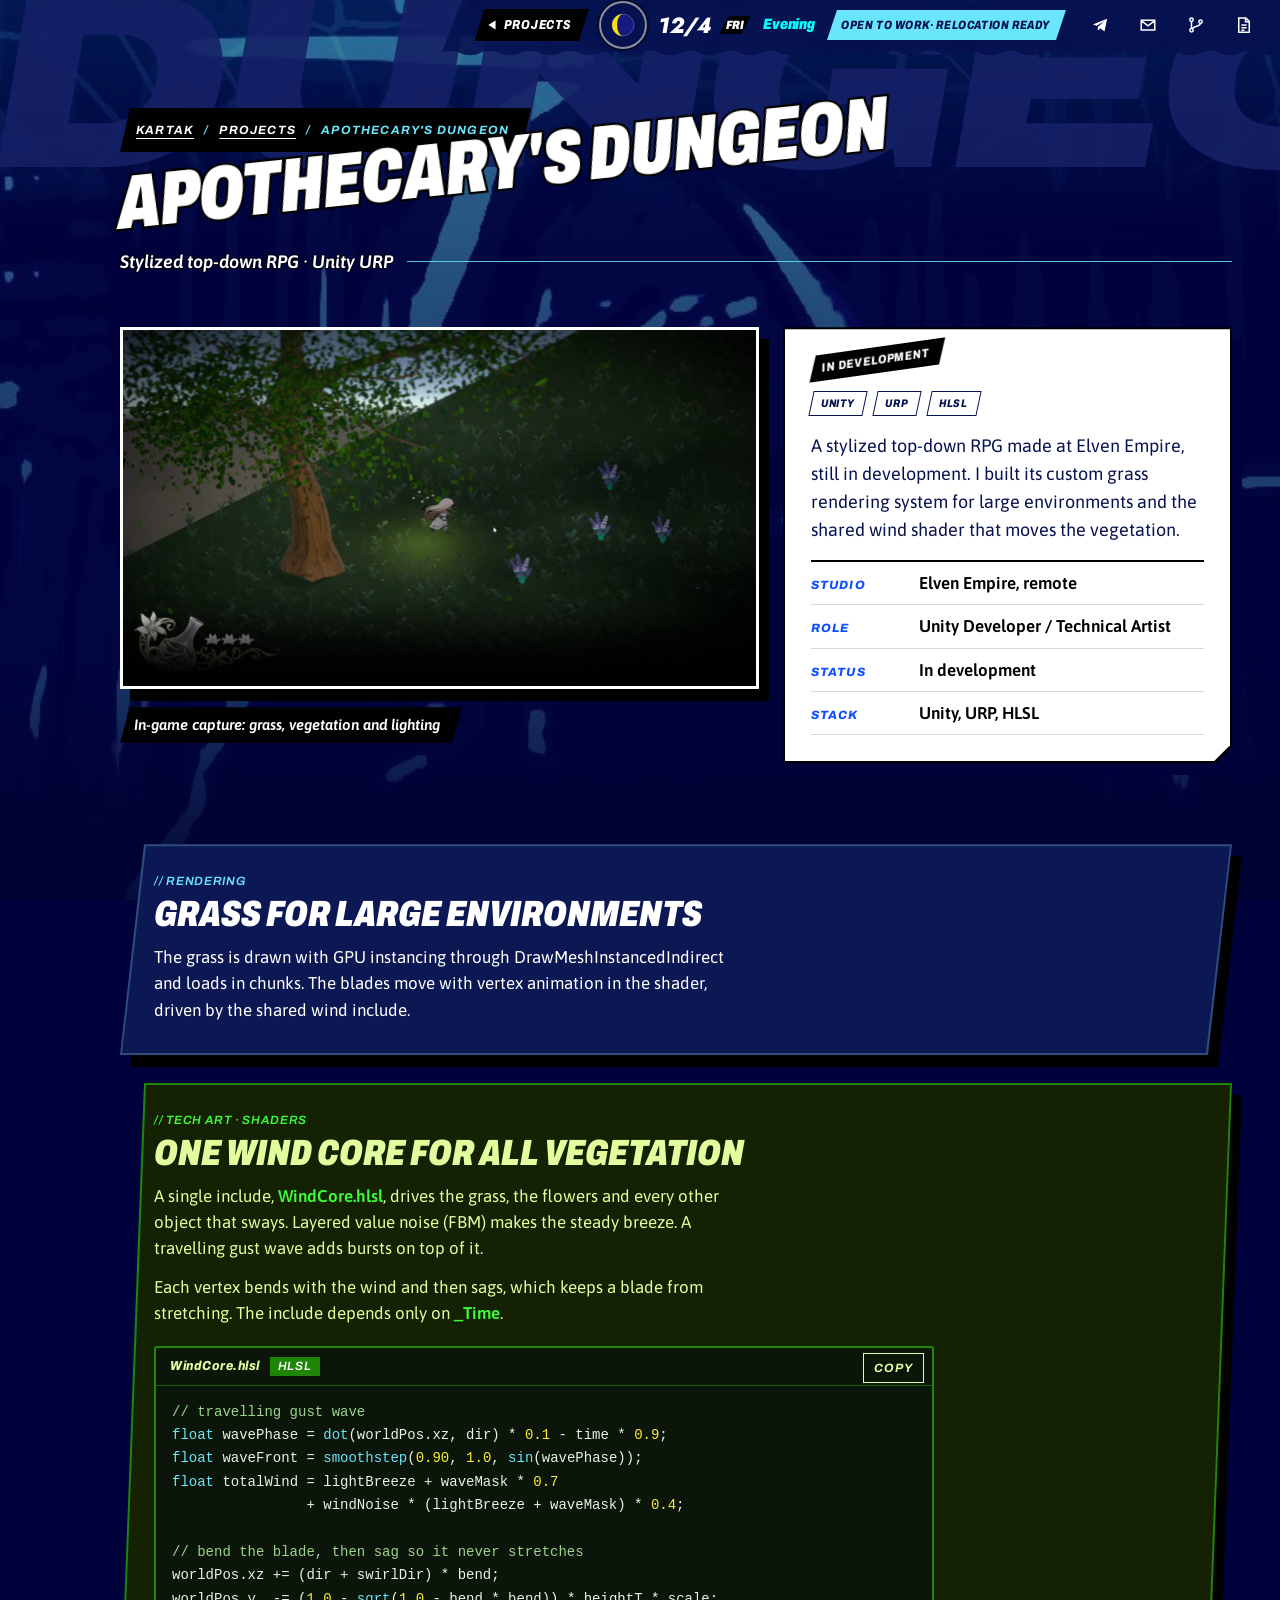
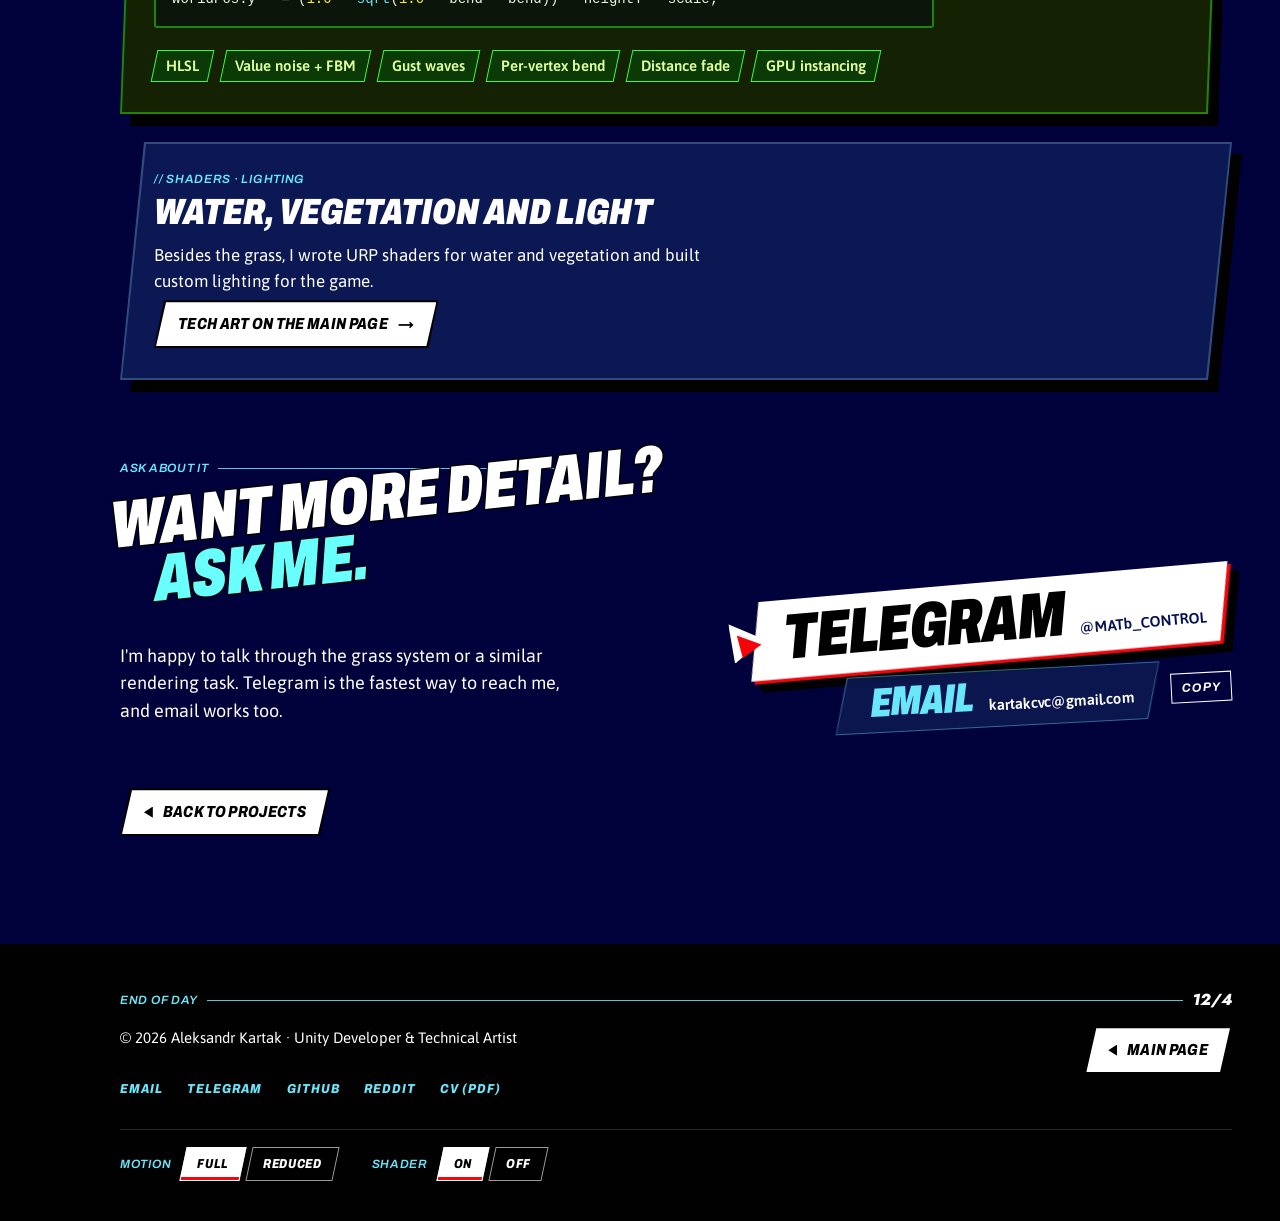
<file: apothecarys-dungeon.html>
<!DOCTYPE html>
<html lang="en" class="no-js">
<head>
<meta charset="utf-8">
<meta name="viewport" content="width=device-width, initial-scale=1, viewport-fit=cover">
<title>Apothecary's Dungeon · Aleksandr Kartak, Unity Developer</title>
<meta name="description" content="Apothecary's Dungeon is a stylized top-down RPG in development. I built its GPU-instanced grass system in Unity URP and one HLSL wind include that animates the vegetation.">
<link rel="canonical" href="https://matbcontrol.github.io/apothecarys-dungeon.html">
<meta name="theme-color" content="#06124F">
<meta property="og:type" content="article">
<meta property="og:url" content="https://matbcontrol.github.io/apothecarys-dungeon.html">
<meta property="og:title" content="Apothecary's Dungeon · Aleksandr Kartak">
<meta property="og:description" content="Custom grass rendering with DrawMeshInstancedIndirect and chunked loading, and one shared HLSL wind include, for a stylized top-down RPG in Unity URP.">
<meta property="og:image" content="https://matbcontrol.github.io/assets/work/image3-1280.jpg">
<meta property="og:image:width" content="1280">
<meta property="og:image:height" content="720">
<meta property="og:image:alt" content="Apothecary's Dungeon: custom GPU-instanced grass and vegetation">
<meta name="twitter:card" content="summary_large_image">
<link rel="icon" href="assets/icons/favicon.svg" type="image/svg+xml">
<link rel="apple-touch-icon" href="assets/icons/apple-touch-icon.png">
<script>try{!function(h){var c=h.classList,a=function(k,v){h.setAttribute('data-'+k,v)},s={};c.remove('no-js');c.add('js');try{s=JSON.parse(localStorage.getItem('kartak.settings'))||{}}catch(e){}s.motion=='reduced'&&a('motion','reduced');s.shader=='off'&&a('sea','off');new Date().getHours()||a('hour','zero')}(document.documentElement)}catch(e){}</script>
<link rel="preconnect" href="https://fonts.googleapis.com">
<link rel="preconnect" href="https://fonts.gstatic.com" crossorigin>
<link rel="stylesheet" href="https://fonts.googleapis.com/css2?family=Archivo:ital,wdth,wght@1,62..125,600..900&family=Asap:ital,wght@0,400..600;1,600&display=swap">
<link rel="stylesheet" href="https://fonts.googleapis.com/css2?family=Jost:ital,wght@1,600..800&display=swap&text=0123456789%2F%2B%25.%3A%E2%86%92%E2%80%93">
<link rel="stylesheet" href="https://fonts.googleapis.com/css2?family=JetBrains+Mono:wght@400&display=swap">
<link rel="stylesheet" href="assets/css/site.css">
<script src="assets/js/core.js" defer></script>
</head>
<body>
<svg class="defs" width="0" height="0" aria-hidden="true" style="position:absolute;overflow:hidden">
<symbol id="i-tg" viewBox="0 0 24 24"><path fill="currentColor" d="M2.5 11.2 21.5 3.5 18 20.5l-5.8-4.1-2.9 3.2-.3-5L17.6 7 7.4 12.9z"/></symbol>
<symbol id="i-mail" viewBox="0 0 24 24"><path fill="none" stroke="currentColor" stroke-width="2" d="M3 5.5h18v13H3zM3.5 6.5 12 13l8.5-6.5"/></symbol>
<symbol id="i-gh" viewBox="0 0 24 24"><g fill="none" stroke="currentColor" stroke-width="2"><circle cx="6" cy="5" r="2.2"/><circle cx="6" cy="19" r="2.2"/><circle cx="18" cy="7.5" r="2.2"/><path d="M6 7.2v9.6M18 9.7c0 4.3-7.5 3.3-11.2 7.3"/></g></symbol>
<symbol id="i-cv" viewBox="0 0 24 24"><path fill="none" stroke="currentColor" stroke-width="2" d="M5 2.5h9.5L19 7v14.5H5zM14 2.5v5h5M8.5 12h7M8.5 15.5h7M8.5 19h4"/></symbol>
</svg>
<a class="skip" href="#main">Skip to content</a>
<canvas id="sea" aria-hidden="true"></canvas>
<div class="sea-fb" aria-hidden="true"></div>

<header class="hud hud--compact">
<a class="hud__back" href="index.html#projects"><span class="tri tri--l"></span><span>Projects</span></a>
<div class="hud__cal" aria-hidden="true"><span class="hud__date" data-hud="date"></span><span class="hud__dow" data-hud="dow"></span><span class="hud__slot" data-hud="slot"></span></div>
<button class="hud__moon" type="button" aria-pressed="false" aria-label="Moon. Toggle 00:00 mode"><svg viewBox="-22 -22 44 44" aria-hidden="true"><circle class="hud__moon-base" r="20"/><path class="hud__moon-lit" d=""/></svg><span class="hud__moon-t" aria-hidden="true">00:00</span></button>
<p class="hud__status">Open to work<span class="hud__rr"> · Relocation ready</span></p>
<ul class="hud__icons">
<li><a class="btn btn--icon has-shape" href="https://t.me/MATb_CONTROL" target="_blank" rel="noopener" aria-label="Telegram @MATb_CONTROL (opens in new tab)"><span class="shape"></span><svg class="ico" aria-hidden="true"><use href="#i-tg"/></svg></a></li>
<li><a class="btn btn--icon has-shape" href="mailto:kartakcvc@gmail.com" aria-label="Email kartakcvc@gmail.com"><span class="shape"></span><svg class="ico" aria-hidden="true"><use href="#i-mail"/></svg></a></li>
<li><a class="btn btn--icon has-shape" href="https://github.com/matbcontrol" target="_blank" rel="noopener" aria-label="GitHub matbcontrol (opens in new tab)"><span class="shape"></span><svg class="ico" aria-hidden="true"><use href="#i-gh"/></svg></a></li>
<li><a class="btn btn--icon has-shape" href="assets/cv/Aleksandr_Kartak_CV.pdf" target="_blank" rel="noopener" aria-label="CV (PDF, opens in new tab)"><span class="shape"></span><svg class="ico" aria-hidden="true"><use href="#i-cv"/></svg></a></li>
</ul>
</header>

<main id="main" tabindex="-1">
<section id="apothecarys-dungeon" class="sec sec--pp" data-mode="blue" data-frame="3" data-label="Apothecary's Dungeon" aria-labelledby="h-pp">
<div class="sec__deco" aria-hidden="true"><span class="sh__wm">Dungeon</span></div>
<div class="sec__in">
<nav class="pp__crumb" aria-label="Breadcrumb"><a href="index.html">Kartak</a><span aria-hidden="true">/</span><a href="index.html#projects">Projects</a><span aria-hidden="true">/</span><span aria-current="page">Apothecary's Dungeon</span></nav>
<header class="sh"><h1 id="h-pp">Apothecary's Dungeon</h1><p class="sh__tip">Stylized top-down RPG · Unity URP<span class="rule"></span></p></header>

<div class="pp">
<figure class="pp__media"><video class="pp__video" src="assets/video/apothecarys-dungeon.mp4" poster="assets/video/apothecarys-dungeon-poster.jpg" width="1920" height="1080" autoplay muted loop playsinline controls preload="metadata" aria-label="Apothecary's Dungeon in-game capture: the character walks through dense grass at night, with flowers and a tree around"></video><figcaption class="pp__cap">In-game capture: grass, vegetation and lighting</figcaption><script>(function(){var v=document.currentScript.parentNode.querySelector('video'),r=document.documentElement;if(matchMedia('(prefers-reduced-motion: reduce)').matches||r.dataset.motion==='reduced'){v.removeAttribute('autoplay');v.pause();}})();</script></figure>
<div class="pp__card has-shape">
<span class="shape"></span>
<p class="pcard__status">In development</p>
<ul class="pcard__tags"><li>Unity</li><li>URP</li><li>HLSL</li></ul>
<p class="pp__lead">A stylized top-down RPG made at Elven Empire, still in development. I built its custom grass rendering system for large environments and the shared wind shader that moves the vegetation.</p>
<dl class="pp__facts">
<div><dt>Studio</dt><dd>Elven Empire, remote</dd></div>
<div><dt>Role</dt><dd>Unity Developer / Technical Artist</dd></div>
<div><dt>Status</dt><dd>In development</dd></div>
<div><dt>Stack</dt><dd>Unity, URP, HLSL</dd></div>
</dl>
</div>
</div>

<div class="pp__blocks">
<article class="pp__block has-shape" aria-labelledby="b-grass">
<span class="shape"></span>
<p class="micro pp__tag">// Rendering</p>
<h2 id="b-grass">Grass for large environments</h2>
<p>The grass is drawn with GPU instancing through DrawMeshInstancedIndirect and loads in chunks. The blades move with vertex animation in the shader, driven by the shared wind include.</p>
</article>
<article class="pp__block pp__block--night has-shape" aria-labelledby="b-wind">
<span class="shape"></span>
<p class="micro pp__tag">// Tech Art · Shaders</p>
<h2 id="b-wind">One wind core for all vegetation</h2>
<p>A single include, <b>WindCore.hlsl</b>, drives the grass, the flowers and every other object that sways. Layered value noise (FBM) makes the steady breeze. A travelling gust wave adds bursts on top of it.</p>
<p>Each vertex bends with the wind and then sags, which keeps a blade from stretching. The include depends only on <b>_Time</b>.</p>
<figure class="code"><figcaption class="code__tag">WindCore.hlsl <span class="micro">HLSL</span></figcaption>
<pre tabindex="0" aria-label="WindCore.hlsl excerpt"><code id="code-wind"><span class="tc">// travelling gust wave</span>
<span class="tk">float</span> wavePhase = <span class="tk">dot</span>(worldPos.xz, dir) * <span class="tn">0.1</span> - time * <span class="tn">0.9</span>;
<span class="tk">float</span> waveFront = <span class="tk">smoothstep</span>(<span class="tn">0.90</span>, <span class="tn">1.0</span>, <span class="tk">sin</span>(wavePhase));
<span class="tk">float</span> totalWind = lightBreeze + waveMask * <span class="tn">0.7</span>
                + windNoise * (lightBreeze + waveMask) * <span class="tn">0.4</span>;

<span class="tc">// bend the blade, then sag so it never stretches</span>
worldPos.xz += (dir + swirlDir) * bend;
worldPos.y  -= (<span class="tn">1.0</span> - <span class="tk">sqrt</span>(<span class="tn">1.0</span> - bend * bend)) * heightT * scale;</code></pre>
<button class="btn--copy" type="button" data-copy-target="#code-wind" data-announce="Code copied" hidden>Copy</button></figure>
<ul class="chips chips--night"><li>HLSL</li><li>Value noise + FBM</li><li>Gust waves</li><li>Per-vertex bend</li><li>Distance fade</li><li>GPU instancing</li></ul>
</article>
<article class="pp__block has-shape" aria-labelledby="b-water">
<span class="shape"></span>
<p class="micro pp__tag">// Shaders · Lighting</p>
<h2 id="b-water">Water, vegetation and light</h2>
<p>Besides the grass, I wrote URP shaders for water and vegetation and built custom lighting for the game.</p>
<div class="pcard__cta"><a class="btn btn--line has-shape" href="index.html#tech-art"><span class="shape"></span><span>Tech art on the main page</span><span aria-hidden="true">→</span></a></div>
</article>
</div>

<aside class="fin pp__ask" aria-labelledby="h-ask">
<div class="fin__sig">
<p class="micro fin__eyebrow">Ask about it<span class="rule"></span></p>
<h2 id="h-ask"><span class="fin__l1">Want more detail?</span> <span class="fin__l2">Ask me.</span></h2>
<p class="fin__body">I'm happy to talk through the grass system or a similar rendering task. Telegram is the fastest way to reach me, and email works too.</p>
</div>
<ul class="fin__cmds">
<li class="fcmd fcmd--main is-sel" style="--i:1;--r:-5deg"><a class="fcmd__a has-shape" href="https://t.me/MATb_CONTROL" target="_blank" rel="noopener"><span class="shape"></span><span class="fcmd__cur"></span><span class="fcmd__t">Telegram</span> <span class="fcmd__d">@MATb_CONTROL</span><span class="vh"> (opens in new tab)</span></a></li>
<li class="fcmd" style="--i:2;--r:-3deg"><a class="fcmd__a has-shape" href="mailto:kartakcvc@gmail.com?subject=Apothecary%27s%20Dungeon"><span class="shape"></span><span class="fcmd__cur"></span><span class="fcmd__t">Email</span> <span class="fcmd__d">kartakcvc@gmail.com</span></a><button class="btn--copy" type="button" data-copy="kartakcvc@gmail.com" data-announce="Email copied" hidden>Copy</button></li>
</ul>
</aside>

<p class="pp__back"><a class="btn btn--line has-shape" href="index.html#projects"><span class="shape"></span><span class="tri tri--l"></span><span>Back to projects</span></a></p>
</div>
</section>
</main>

<footer class="foot">
<div class="foot__in">
<p class="micro foot__eod">End of day<span class="rule"></span> <span class="foot__date" data-hud="date"></span></p>
<a class="btn btn--line has-shape foot__resume" href="index.html"><span class="shape"></span><span class="tri tri--l"></span><span>Main page</span></a>
<p class="foot__copy">© <span data-year>2026</span> Aleksandr Kartak · Unity Developer &amp; Technical Artist</p>
<ul class="foot__links"><li><a href="mailto:kartakcvc@gmail.com">Email</a></li><li><a href="https://t.me/MATb_CONTROL" target="_blank" rel="noopener">Telegram<span class="vh"> (opens in new tab)</span></a></li><li><a href="https://github.com/matbcontrol" target="_blank" rel="noopener">GitHub<span class="vh"> (opens in new tab)</span></a></li><li><a href="https://www.reddit.com/user/Murky-Goose-1291/" target="_blank" rel="noopener">Reddit<span class="vh"> (opens in new tab)</span></a></li><li><a href="assets/cv/Aleksandr_Kartak_CV.pdf" target="_blank" rel="noopener">CV (PDF)<span class="vh"> (opens in new tab)</span></a></li></ul>
<div class="foot__set" hidden>
<div class="seg" role="group" aria-label="Motion"><span class="micro" aria-hidden="true">Motion</span><button type="button" data-set="motion:auto" aria-pressed="true">Full</button><button type="button" data-set="motion:reduced" aria-pressed="false">Reduced</button></div>
<div class="seg" role="group" aria-label="Shader"><span class="micro" aria-hidden="true">Shader</span><button type="button" data-set="shader:on" aria-pressed="true">On</button><button type="button" data-set="shader:off" aria-pressed="false">Off</button></div>
</div>
<p class="foot__zero" hidden>You're here at 00:00.</p>
</div>
</footer>

<nav class="bbar" aria-label="Quick links">
<a class="bbar__b bbar__b--sel" href="https://t.me/MATb_CONTROL" target="_blank" rel="noopener"><svg class="ico" aria-hidden="true"><use href="#i-tg"/></svg><span>Telegram</span><span class="vh"> (opens in new tab)</span></a>
<a class="bbar__b" href="mailto:kartakcvc@gmail.com?subject=Apothecary%27s%20Dungeon"><svg class="ico" aria-hidden="true"><use href="#i-mail"/></svg><span>Email</span></a>
<a class="bbar__b" href="index.html#projects"><span class="tri tri--l" aria-hidden="true"></span><span>Projects</span></a>
</nav>

<div class="sr-live vh" aria-live="polite"></div>
<script data-goatcounter="https://matbcontrol.goatcounter.com/count" async src="//gc.zgo.at/count.js"></script>
</body>
</html>
</file>
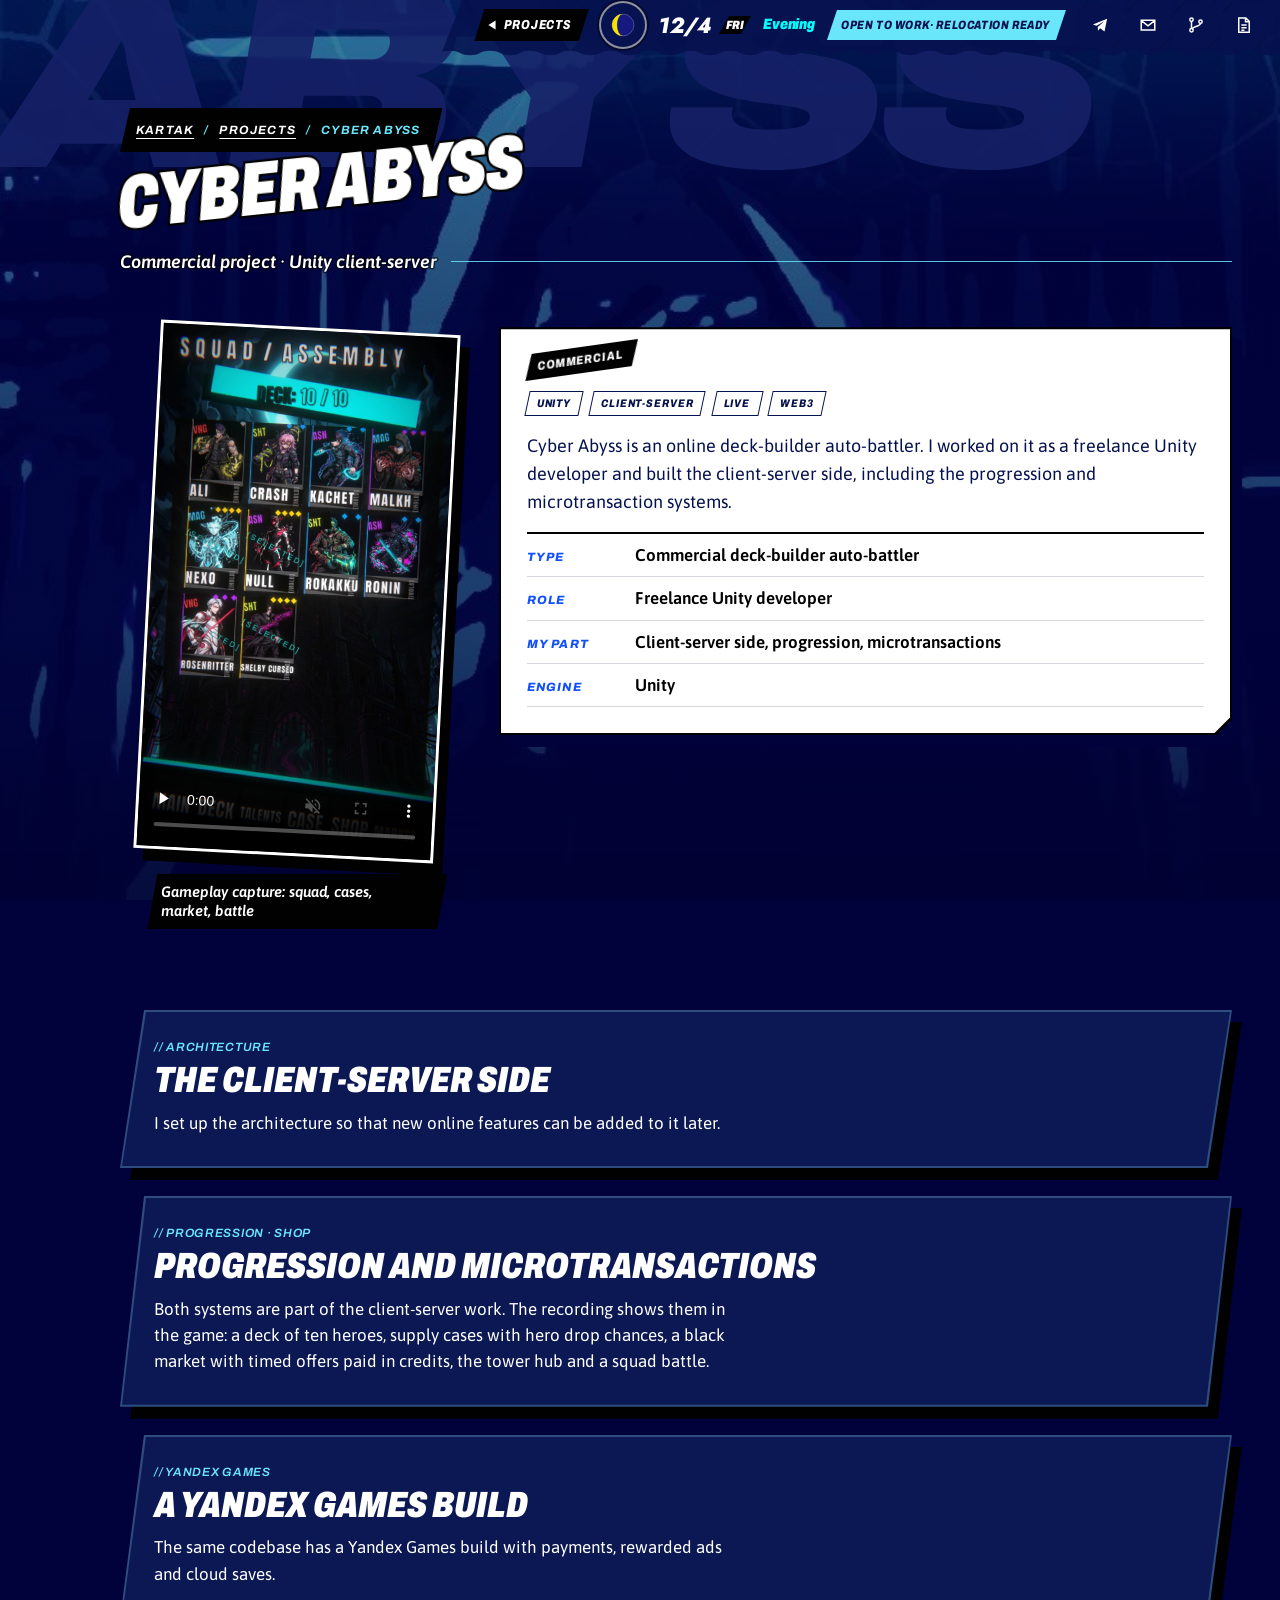
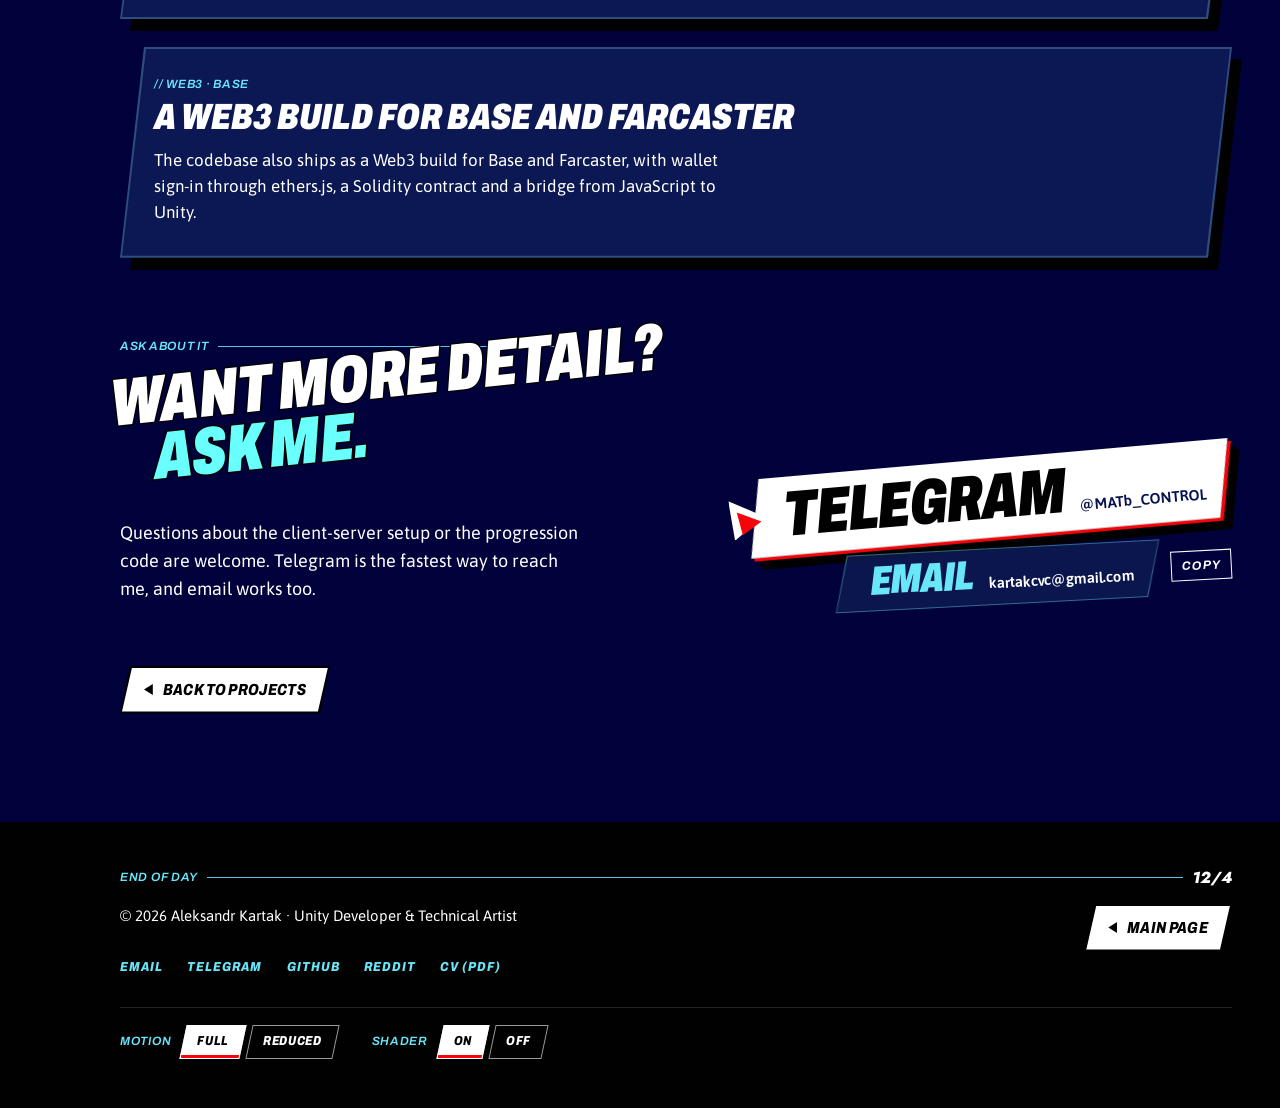
<file: cyber-abyss.html>
<!DOCTYPE html>
<html lang="en" class="no-js">
<head>
<meta charset="utf-8">
<meta name="viewport" content="width=device-width, initial-scale=1, viewport-fit=cover">
<title>Cyber Abyss · Aleksandr Kartak, Unity Developer</title>
<meta name="description" content="Cyber Abyss is an online deck-builder auto-battler made in Unity. As a freelance developer I built its client-server side, including the progression and microtransaction systems.">
<link rel="canonical" href="https://matbcontrol.github.io/cyber-abyss.html">
<meta name="theme-color" content="#06124F">
<meta property="og:type" content="article">
<meta property="og:url" content="https://matbcontrol.github.io/cyber-abyss.html">
<meta property="og:title" content="Cyber Abyss · Aleksandr Kartak">
<meta property="og:description" content="Freelance Unity work on an online deck-builder auto-battler: the client-server side, including progression and microtransactions.">
<meta property="og:image" content="https://matbcontrol.github.io/assets/work/cyber-abyss-ui-900.jpg">
<meta property="og:image:width" content="506">
<meta property="og:image:height" content="900">
<meta property="og:image:alt" content="Cyber Abyss mobile UI: tower hub with credits, a Dive In button and Main, Deck, Talents, Case, Shop and Market tabs">
<meta name="twitter:card" content="summary">
<link rel="icon" href="assets/icons/favicon.svg" type="image/svg+xml">
<link rel="apple-touch-icon" href="assets/icons/apple-touch-icon.png">
<script>try{!function(h){var c=h.classList,a=function(k,v){h.setAttribute('data-'+k,v)},s={};c.remove('no-js');c.add('js');try{s=JSON.parse(localStorage.getItem('kartak.settings'))||{}}catch(e){}s.motion=='reduced'&&a('motion','reduced');s.shader=='off'&&a('sea','off');new Date().getHours()||a('hour','zero')}(document.documentElement)}catch(e){}</script>
<link rel="preconnect" href="https://fonts.googleapis.com">
<link rel="preconnect" href="https://fonts.gstatic.com" crossorigin>
<link rel="stylesheet" href="https://fonts.googleapis.com/css2?family=Archivo:ital,wdth,wght@1,62..125,600..900&family=Asap:ital,wght@0,400..600;1,600&display=swap">
<link rel="stylesheet" href="https://fonts.googleapis.com/css2?family=Jost:ital,wght@1,600..800&display=swap&text=0123456789%2F%2B%25.%3A%E2%86%92%E2%80%93">
<link rel="stylesheet" href="assets/css/site.css">
<script src="assets/js/core.js" defer></script>
</head>
<body>
<svg class="defs" width="0" height="0" aria-hidden="true" style="position:absolute;overflow:hidden">
<symbol id="i-tg" viewBox="0 0 24 24"><path fill="currentColor" d="M2.5 11.2 21.5 3.5 18 20.5l-5.8-4.1-2.9 3.2-.3-5L17.6 7 7.4 12.9z"/></symbol>
<symbol id="i-mail" viewBox="0 0 24 24"><path fill="none" stroke="currentColor" stroke-width="2" d="M3 5.5h18v13H3zM3.5 6.5 12 13l8.5-6.5"/></symbol>
<symbol id="i-gh" viewBox="0 0 24 24"><g fill="none" stroke="currentColor" stroke-width="2"><circle cx="6" cy="5" r="2.2"/><circle cx="6" cy="19" r="2.2"/><circle cx="18" cy="7.5" r="2.2"/><path d="M6 7.2v9.6M18 9.7c0 4.3-7.5 3.3-11.2 7.3"/></g></symbol>
<symbol id="i-cv" viewBox="0 0 24 24"><path fill="none" stroke="currentColor" stroke-width="2" d="M5 2.5h9.5L19 7v14.5H5zM14 2.5v5h5M8.5 12h7M8.5 15.5h7M8.5 19h4"/></symbol>
</svg>
<a class="skip" href="#main">Skip to content</a>
<canvas id="sea" aria-hidden="true"></canvas>
<div class="sea-fb" aria-hidden="true"></div>

<header class="hud hud--compact">
<a class="hud__back" href="index.html#projects"><span class="tri tri--l"></span><span>Projects</span></a>
<div class="hud__cal" aria-hidden="true"><span class="hud__date" data-hud="date"></span><span class="hud__dow" data-hud="dow"></span><span class="hud__slot" data-hud="slot"></span></div>
<button class="hud__moon" type="button" aria-pressed="false" aria-label="Moon. Toggle 00:00 mode"><svg viewBox="-22 -22 44 44" aria-hidden="true"><circle class="hud__moon-base" r="20"/><path class="hud__moon-lit" d=""/></svg><span class="hud__moon-t" aria-hidden="true">00:00</span></button>
<p class="hud__status">Open to work<span class="hud__rr"> · Relocation ready</span></p>
<ul class="hud__icons">
<li><a class="btn btn--icon has-shape" href="https://t.me/MATb_CONTROL" target="_blank" rel="noopener" aria-label="Telegram @MATb_CONTROL (opens in new tab)"><span class="shape"></span><svg class="ico" aria-hidden="true"><use href="#i-tg"/></svg></a></li>
<li><a class="btn btn--icon has-shape" href="mailto:kartakcvc@gmail.com" aria-label="Email kartakcvc@gmail.com"><span class="shape"></span><svg class="ico" aria-hidden="true"><use href="#i-mail"/></svg></a></li>
<li><a class="btn btn--icon has-shape" href="https://github.com/matbcontrol" target="_blank" rel="noopener" aria-label="GitHub matbcontrol (opens in new tab)"><span class="shape"></span><svg class="ico" aria-hidden="true"><use href="#i-gh"/></svg></a></li>
<li><a class="btn btn--icon has-shape" href="assets/cv/Aleksandr_Kartak_CV.pdf" target="_blank" rel="noopener" aria-label="CV (PDF, opens in new tab)"><span class="shape"></span><svg class="ico" aria-hidden="true"><use href="#i-cv"/></svg></a></li>
</ul>
</header>

<main id="main" tabindex="-1">
<section id="cyber-abyss" class="sec sec--pp" data-mode="blue" data-frame="2" data-label="Cyber Abyss" aria-labelledby="h-pp">
<div class="sec__deco" aria-hidden="true"><span class="sh__wm">Abyss</span></div>
<div class="sec__in">
<nav class="pp__crumb" aria-label="Breadcrumb"><a href="index.html">Kartak</a><span aria-hidden="true">/</span><a href="index.html#projects">Projects</a><span aria-hidden="true">/</span><span aria-current="page">Cyber Abyss</span></nav>
<header class="sh"><h1 id="h-pp">Cyber Abyss</h1><p class="sh__tip">Commercial project · Unity client-server<span class="rule"></span></p></header>

<div class="pp pp--phone">
<figure class="pp__media pp__media--phone"><video class="pp__video" src="assets/video/cyber-abyss.mp4" poster="assets/video/cyber-abyss-poster.jpg" width="1080" height="1920" muted loop playsinline controls preload="none" aria-label="Cyber Abyss gameplay capture on a phone: squad assembly, supply cases, the black market, the tower hub and a squad battle"></video><figcaption class="pp__cap">Gameplay capture: squad, cases, market, battle</figcaption></figure>
<div class="pp__card has-shape">
<span class="shape"></span>
<p class="pcard__status">Commercial</p>
<ul class="pcard__tags"><li>Unity</li><li>Client-Server</li><li>Live</li><li>Web3</li></ul>
<p class="pp__lead">Cyber Abyss is an online deck-builder auto-battler. I worked on it as a freelance Unity developer and built the client-server side, including the progression and microtransaction systems.</p>
<dl class="pp__facts">
<div><dt>Type</dt><dd>Commercial deck-builder auto-battler</dd></div>
<div><dt>Role</dt><dd>Freelance Unity developer</dd></div>
<div><dt>My part</dt><dd>Client-server side, progression, microtransactions</dd></div>
<div><dt>Engine</dt><dd>Unity</dd></div>
</dl>
</div>
</div>

<div class="pp__blocks">
<article class="pp__block has-shape" aria-labelledby="b-arch">
<span class="shape"></span>
<p class="micro pp__tag">// Architecture</p>
<h2 id="b-arch">The client-server side</h2>
<p>I set up the architecture so that new online features can be added to it later.</p>
</article>
<article class="pp__block has-shape" aria-labelledby="b-prog">
<span class="shape"></span>
<p class="micro pp__tag">// Progression · Shop</p>
<h2 id="b-prog">Progression and microtransactions</h2>
<p>Both systems are part of the client-server work. The recording shows them in the game: a deck of ten heroes, supply cases with hero drop chances, a black market with timed offers paid in credits, the tower hub and a squad battle.</p>
</article>
<article class="pp__block has-shape" aria-labelledby="b-ya">
<span class="shape"></span>
<p class="micro pp__tag">// Yandex Games</p>
<h2 id="b-ya">A Yandex Games build</h2>
<p>The same codebase has a Yandex Games build with payments, rewarded ads and cloud saves.</p>
</article>
<article class="pp__block has-shape" aria-labelledby="b-web3">
<span class="shape"></span>
<p class="micro pp__tag">// Web3 · Base</p>
<h2 id="b-web3">A Web3 build for Base and Farcaster</h2>
<p>The codebase also ships as a Web3 build for Base and Farcaster, with wallet sign-in through ethers.js, a Solidity contract and a bridge from JavaScript to Unity.</p>
</article>
</div>

<aside class="fin pp__ask" aria-labelledby="h-ask">
<div class="fin__sig">
<p class="micro fin__eyebrow">Ask about it<span class="rule"></span></p>
<h2 id="h-ask"><span class="fin__l1">Want more detail?</span> <span class="fin__l2">Ask me.</span></h2>
<p class="fin__body">Questions about the client-server setup or the progression code are welcome. Telegram is the fastest way to reach me, and email works too.</p>
</div>
<ul class="fin__cmds">
<li class="fcmd fcmd--main is-sel" style="--i:1;--r:-5deg"><a class="fcmd__a has-shape" href="https://t.me/MATb_CONTROL" target="_blank" rel="noopener"><span class="shape"></span><span class="fcmd__cur"></span><span class="fcmd__t">Telegram</span> <span class="fcmd__d">@MATb_CONTROL</span><span class="vh"> (opens in new tab)</span></a></li>
<li class="fcmd" style="--i:2;--r:-3deg"><a class="fcmd__a has-shape" href="mailto:kartakcvc@gmail.com?subject=Cyber%20Abyss"><span class="shape"></span><span class="fcmd__cur"></span><span class="fcmd__t">Email</span> <span class="fcmd__d">kartakcvc@gmail.com</span></a><button class="btn--copy" type="button" data-copy="kartakcvc@gmail.com" data-announce="Email copied" hidden>Copy</button></li>
</ul>
</aside>

<p class="pp__back"><a class="btn btn--line has-shape" href="index.html#projects"><span class="shape"></span><span class="tri tri--l"></span><span>Back to projects</span></a></p>
</div>
</section>
</main>

<footer class="foot">
<div class="foot__in">
<p class="micro foot__eod">End of day<span class="rule"></span> <span class="foot__date" data-hud="date"></span></p>
<a class="btn btn--line has-shape foot__resume" href="index.html"><span class="shape"></span><span class="tri tri--l"></span><span>Main page</span></a>
<p class="foot__copy">© <span data-year>2026</span> Aleksandr Kartak · Unity Developer &amp; Technical Artist</p>
<ul class="foot__links"><li><a href="mailto:kartakcvc@gmail.com">Email</a></li><li><a href="https://t.me/MATb_CONTROL" target="_blank" rel="noopener">Telegram<span class="vh"> (opens in new tab)</span></a></li><li><a href="https://github.com/matbcontrol" target="_blank" rel="noopener">GitHub<span class="vh"> (opens in new tab)</span></a></li><li><a href="https://www.reddit.com/user/Murky-Goose-1291/" target="_blank" rel="noopener">Reddit<span class="vh"> (opens in new tab)</span></a></li><li><a href="assets/cv/Aleksandr_Kartak_CV.pdf" target="_blank" rel="noopener">CV (PDF)<span class="vh"> (opens in new tab)</span></a></li></ul>
<div class="foot__set" hidden>
<div class="seg" role="group" aria-label="Motion"><span class="micro" aria-hidden="true">Motion</span><button type="button" data-set="motion:auto" aria-pressed="true">Full</button><button type="button" data-set="motion:reduced" aria-pressed="false">Reduced</button></div>
<div class="seg" role="group" aria-label="Shader"><span class="micro" aria-hidden="true">Shader</span><button type="button" data-set="shader:on" aria-pressed="true">On</button><button type="button" data-set="shader:off" aria-pressed="false">Off</button></div>
</div>
<p class="foot__zero" hidden>You're here at 00:00.</p>
</div>
</footer>

<nav class="bbar" aria-label="Quick links">
<a class="bbar__b bbar__b--sel" href="https://t.me/MATb_CONTROL" target="_blank" rel="noopener"><svg class="ico" aria-hidden="true"><use href="#i-tg"/></svg><span>Telegram</span><span class="vh"> (opens in new tab)</span></a>
<a class="bbar__b" href="mailto:kartakcvc@gmail.com?subject=Cyber%20Abyss"><svg class="ico" aria-hidden="true"><use href="#i-mail"/></svg><span>Email</span></a>
<a class="bbar__b" href="index.html#projects"><span class="tri tri--l" aria-hidden="true"></span><span>Projects</span></a>
</nav>

<div class="sr-live vh" aria-live="polite"></div>
<script data-goatcounter="https://matbcontrol.goatcounter.com/count" async src="//gc.zgo.at/count.js"></script>
</body>
</html>
</file>
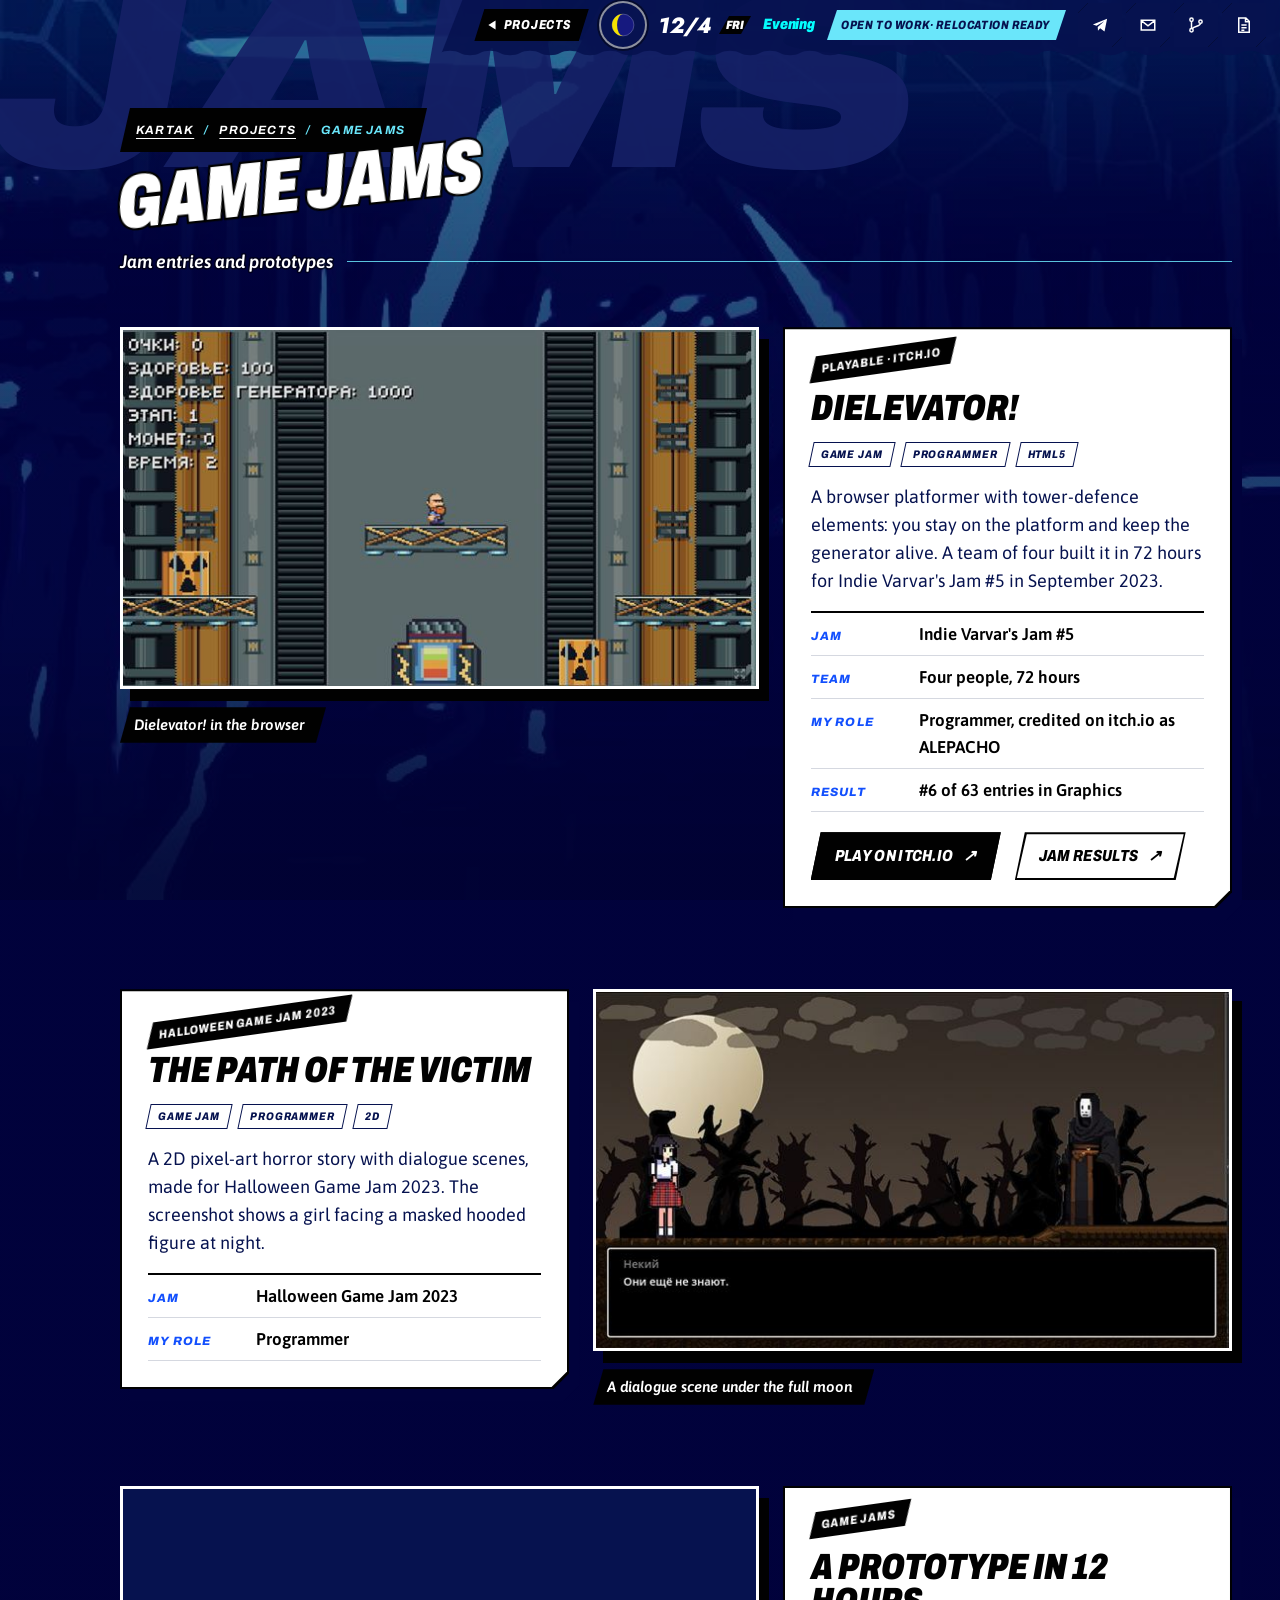
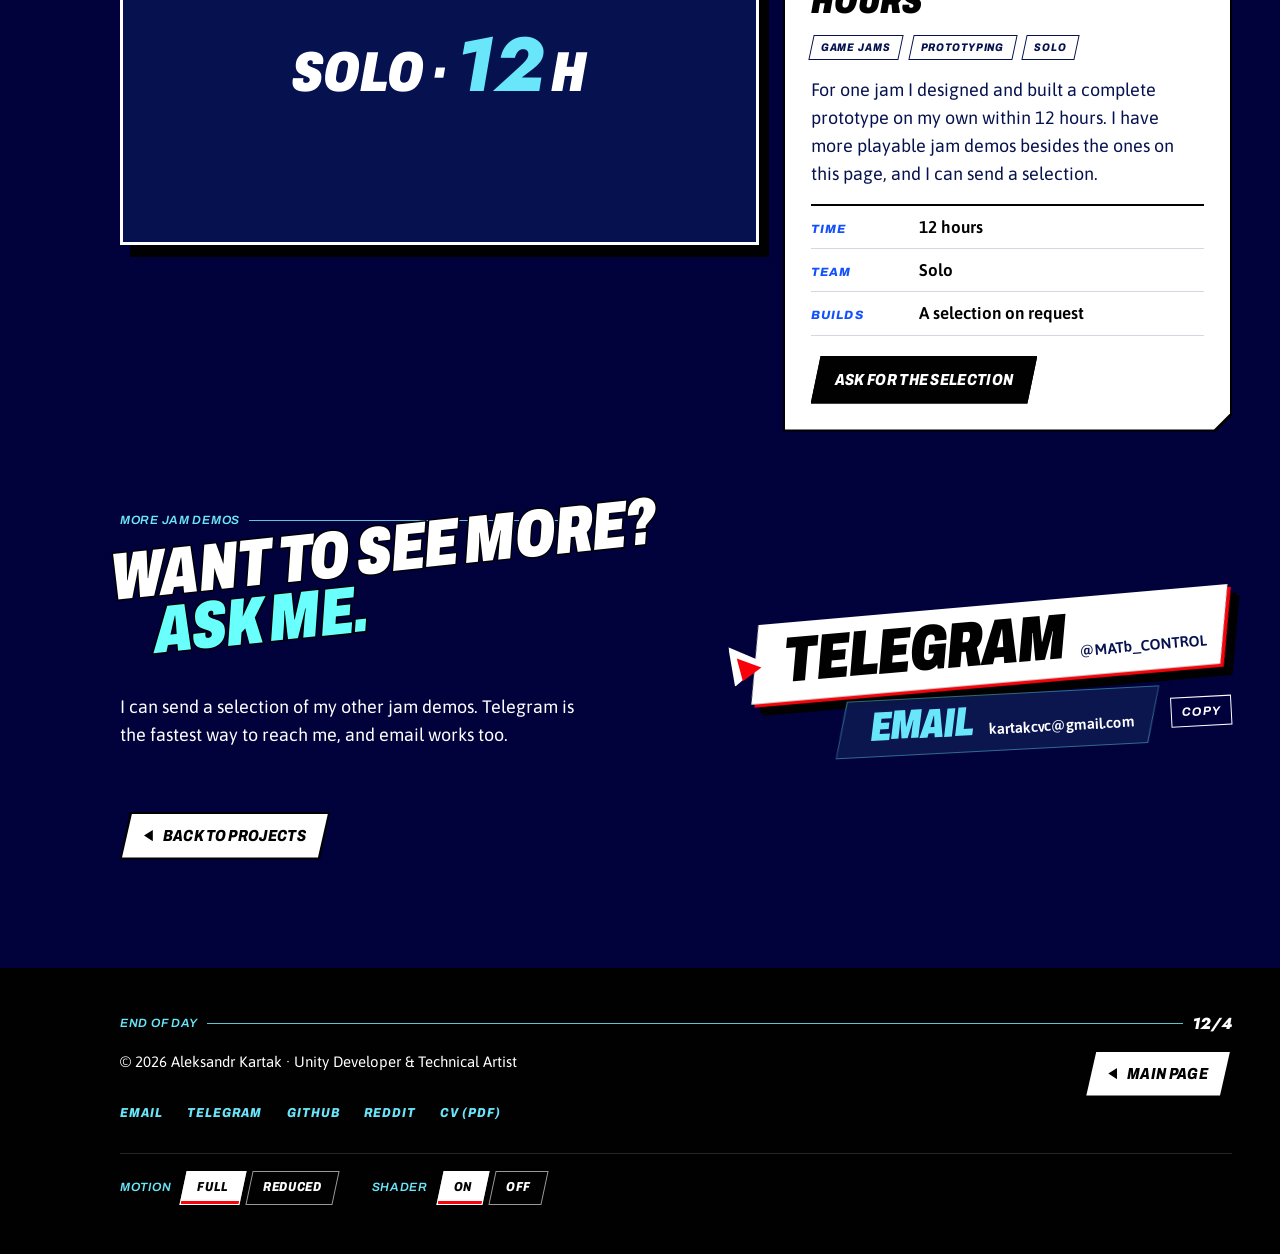
<file: game-jams.html>
<!DOCTYPE html>
<html lang="en" class="no-js">
<head>
<meta charset="utf-8">
<meta name="viewport" content="width=device-width, initial-scale=1, viewport-fit=cover">
<title>Game jams · Aleksandr Kartak, Unity Developer</title>
<meta name="description" content="Game jam work by Aleksandr Kartak: Dielevator!, built by a team of four in 72 hours, The Path of the Victim for Halloween Game Jam 2023, and a prototype built solo in 12 hours.">
<link rel="canonical" href="https://matbcontrol.github.io/game-jams.html">
<meta name="theme-color" content="#06124F">
<meta property="og:type" content="article">
<meta property="og:url" content="https://matbcontrol.github.io/game-jams.html">
<meta property="og:title" content="Game jams · Aleksandr Kartak">
<meta property="og:description" content="Dielevator! placed #6 of 63 entries in Graphics at Indie Varvar's Jam #5. Also on the page: The Path of the Victim and a prototype built solo in 12 hours.">
<meta property="og:image" content="https://matbcontrol.github.io/assets/work/jam-dielevator-1280.jpg">
<meta property="og:image:width" content="1280">
<meta property="og:image:height" content="720">
<meta property="og:image:alt" content="Dielevator! pixel-art platformer: the player on a platform between two industrial shafts, a generator below">
<meta name="twitter:card" content="summary_large_image">
<link rel="icon" href="assets/icons/favicon.svg" type="image/svg+xml">
<link rel="apple-touch-icon" href="assets/icons/apple-touch-icon.png">
<script>try{!function(h){var c=h.classList,a=function(k,v){h.setAttribute('data-'+k,v)},s={};c.remove('no-js');c.add('js');try{s=JSON.parse(localStorage.getItem('kartak.settings'))||{}}catch(e){}s.motion=='reduced'&&a('motion','reduced');s.shader=='off'&&a('sea','off');new Date().getHours()||a('hour','zero')}(document.documentElement)}catch(e){}</script>
<link rel="preconnect" href="https://fonts.googleapis.com">
<link rel="preconnect" href="https://fonts.gstatic.com" crossorigin>
<link rel="stylesheet" href="https://fonts.googleapis.com/css2?family=Archivo:ital,wdth,wght@1,62..125,600..900&family=Asap:ital,wght@0,400..600;1,600&display=swap">
<link rel="stylesheet" href="https://fonts.googleapis.com/css2?family=Jost:ital,wght@1,600..800&display=swap&text=0123456789%2F%2B%25.%3A%E2%86%92%E2%80%93">
<link rel="stylesheet" href="assets/css/site.css">
<script src="assets/js/core.js" defer></script>
</head>
<body>
<svg class="defs" width="0" height="0" aria-hidden="true" style="position:absolute;overflow:hidden">
<symbol id="i-tg" viewBox="0 0 24 24"><path fill="currentColor" d="M2.5 11.2 21.5 3.5 18 20.5l-5.8-4.1-2.9 3.2-.3-5L17.6 7 7.4 12.9z"/></symbol>
<symbol id="i-mail" viewBox="0 0 24 24"><path fill="none" stroke="currentColor" stroke-width="2" d="M3 5.5h18v13H3zM3.5 6.5 12 13l8.5-6.5"/></symbol>
<symbol id="i-gh" viewBox="0 0 24 24"><g fill="none" stroke="currentColor" stroke-width="2"><circle cx="6" cy="5" r="2.2"/><circle cx="6" cy="19" r="2.2"/><circle cx="18" cy="7.5" r="2.2"/><path d="M6 7.2v9.6M18 9.7c0 4.3-7.5 3.3-11.2 7.3"/></g></symbol>
<symbol id="i-cv" viewBox="0 0 24 24"><path fill="none" stroke="currentColor" stroke-width="2" d="M5 2.5h9.5L19 7v14.5H5zM14 2.5v5h5M8.5 12h7M8.5 15.5h7M8.5 19h4"/></symbol>
</svg>
<a class="skip" href="#main">Skip to content</a>
<canvas id="sea" aria-hidden="true"></canvas>
<div class="sea-fb" aria-hidden="true"></div>

<header class="hud hud--compact">
<a class="hud__back" href="index.html#projects"><span class="tri tri--l"></span><span>Projects</span></a>
<div class="hud__cal" aria-hidden="true"><span class="hud__date" data-hud="date"></span><span class="hud__dow" data-hud="dow"></span><span class="hud__slot" data-hud="slot"></span></div>
<button class="hud__moon" type="button" aria-pressed="false" aria-label="Moon. Toggle 00:00 mode"><svg viewBox="-22 -22 44 44" aria-hidden="true"><circle class="hud__moon-base" r="20"/><path class="hud__moon-lit" d=""/></svg><span class="hud__moon-t" aria-hidden="true">00:00</span></button>
<p class="hud__status">Open to work<span class="hud__rr"> · Relocation ready</span></p>
<ul class="hud__icons">
<li><a class="btn btn--icon has-shape" href="https://t.me/MATb_CONTROL" target="_blank" rel="noopener" aria-label="Telegram @MATb_CONTROL (opens in new tab)"><span class="shape"></span><svg class="ico" aria-hidden="true"><use href="#i-tg"/></svg></a></li>
<li><a class="btn btn--icon has-shape" href="mailto:kartakcvc@gmail.com" aria-label="Email kartakcvc@gmail.com"><span class="shape"></span><svg class="ico" aria-hidden="true"><use href="#i-mail"/></svg></a></li>
<li><a class="btn btn--icon has-shape" href="https://github.com/matbcontrol" target="_blank" rel="noopener" aria-label="GitHub matbcontrol (opens in new tab)"><span class="shape"></span><svg class="ico" aria-hidden="true"><use href="#i-gh"/></svg></a></li>
<li><a class="btn btn--icon has-shape" href="assets/cv/Aleksandr_Kartak_CV.pdf" target="_blank" rel="noopener" aria-label="CV (PDF, opens in new tab)"><span class="shape"></span><svg class="ico" aria-hidden="true"><use href="#i-cv"/></svg></a></li>
</ul>
</header>

<main id="main" tabindex="-1">
<section id="game-jams" class="sec sec--pp" data-mode="blue" data-frame="1" data-label="Game jams" aria-labelledby="h-pp">
<div class="sec__deco" aria-hidden="true"><span class="sh__wm">Jams</span></div>
<div class="sec__in">
<nav class="pp__crumb" aria-label="Breadcrumb"><a href="index.html">Kartak</a><span aria-hidden="true">/</span><a href="index.html#projects">Projects</a><span aria-hidden="true">/</span><span aria-current="page">Game jams</span></nav>
<header class="sh"><h1 id="h-pp">Game jams</h1><p class="sh__tip">Jam entries and prototypes<span class="rule"></span></p></header>

<article class="pp" id="dielevator" aria-labelledby="j-diel">
<figure class="pp__media"><img src="assets/work/jam-dielevator-640.jpg" srcset="assets/work/jam-dielevator-640.jpg 640w, assets/work/jam-dielevator-1280.jpg 1280w" sizes="(max-width:1023px) calc(100vw - 32px), 720px" width="1280" height="720" decoding="async" alt="Dielevator! pixel-art platformer: the player on a platform between two industrial shafts, a generator below"><figcaption class="pp__cap">Dielevator! in the browser</figcaption></figure>
<div class="pp__card has-shape">
<span class="shape"></span>
<p class="pcard__status">Playable · itch.io</p>
<h2 id="j-diel">Dielevator!</h2>
<ul class="pcard__tags"><li>Game jam</li><li>Programmer</li><li>HTML5</li></ul>
<p class="pp__lead">A browser platformer with tower-defence elements: you stay on the platform and keep the generator alive. A team of four built it in 72 hours for Indie Varvar's Jam #5 in September 2023.</p>
<dl class="pp__facts">
<div><dt>Jam</dt><dd>Indie Varvar's Jam #5</dd></div>
<div><dt>Team</dt><dd>Four people, 72 hours</dd></div>
<div><dt>My role</dt><dd>Programmer, credited on itch.io as ALEPACHO</dd></div>
<div><dt>Result</dt><dd>#6 of 63 entries in Graphics</dd></div>
</dl>
<div class="pcard__cta">
<a class="btn btn--cmd has-shape" href="https://alepacho.itch.io/dielevatorfixed" target="_blank" rel="noopener"><span class="shape"></span><span>Play on itch.io</span><span aria-hidden="true">↗</span><span class="vh"> (opens in new tab)</span></a>
<a class="btn btn--line has-shape" href="https://itch.io/jam/indie-varvars-jam-5/rate/2267607" target="_blank" rel="noopener"><span class="shape"></span><span>Jam results</span><span aria-hidden="true">↗</span><span class="vh"> (opens in new tab)</span></a>
</div>
</div>
</article>

<article class="pp pp--flip" id="victim" aria-labelledby="j-victim">
<figure class="pp__media"><img src="assets/work/jam-victim-640.jpg" srcset="assets/work/jam-victim-640.jpg 640w, assets/work/jam-victim-1280.jpg 1280w" sizes="(max-width:1023px) calc(100vw - 32px), 720px" width="1280" height="650" loading="lazy" decoding="async" alt="The Path of the Victim: pixel-art night scene under a full moon, a girl faces a masked hooded figure, dialogue box below"><figcaption class="pp__cap">A dialogue scene under the full moon</figcaption></figure>
<div class="pp__card has-shape">
<span class="shape"></span>
<p class="pcard__status">Halloween Game Jam 2023</p>
<h2 id="j-victim">The Path of the Victim</h2>
<ul class="pcard__tags"><li>Game jam</li><li>Programmer</li><li>2D</li></ul>
<p class="pp__lead">A 2D pixel-art horror story with dialogue scenes, made for Halloween Game Jam 2023. The screenshot shows a girl facing a masked hooded figure at night.</p>
<dl class="pp__facts">
<div><dt>Jam</dt><dd>Halloween Game Jam 2023</dd></div>
<div><dt>My role</dt><dd>Programmer</dd></div>
</dl>
</div>
</article>

<article class="pp" id="solo" aria-labelledby="j-solo">
<div class="pp__media"><div class="pcard__type pp__type"><p class="pcard__big"><span class="suf">Solo</span> · <span class="num">12</span> <span class="suf">h</span></p></div></div>
<div class="pp__card has-shape">
<span class="shape"></span>
<p class="pcard__status">Game jams</p>
<h2 id="j-solo">A prototype in 12 hours</h2>
<ul class="pcard__tags"><li>Game jams</li><li>Prototyping</li><li>Solo</li></ul>
<p class="pp__lead">For one jam I designed and built a complete prototype on my own within 12 hours. I have more playable jam demos besides the ones on this page, and I can send a selection.</p>
<dl class="pp__facts">
<div><dt>Time</dt><dd>12 hours</dd></div>
<div><dt>Team</dt><dd>Solo</dd></div>
<div><dt>Builds</dt><dd>A selection on request</dd></div>
</dl>
<div class="pcard__cta"><a class="btn btn--cmd has-shape" href="mailto:kartakcvc@gmail.com?subject=Jam%20prototypes%3A%20selection"><span class="shape"></span><span>Ask for the selection</span></a></div>
</div>
</article>

<aside class="fin pp__ask" aria-labelledby="h-ask">
<div class="fin__sig">
<p class="micro fin__eyebrow">More jam demos<span class="rule"></span></p>
<h2 id="h-ask"><span class="fin__l1">Want to see more?</span> <span class="fin__l2">Ask me.</span></h2>
<p class="fin__body">I can send a selection of my other jam demos. Telegram is the fastest way to reach me, and email works too.</p>
</div>
<ul class="fin__cmds">
<li class="fcmd fcmd--main is-sel" style="--i:1;--r:-5deg"><a class="fcmd__a has-shape" href="https://t.me/MATb_CONTROL" target="_blank" rel="noopener"><span class="shape"></span><span class="fcmd__cur"></span><span class="fcmd__t">Telegram</span> <span class="fcmd__d">@MATb_CONTROL</span><span class="vh"> (opens in new tab)</span></a></li>
<li class="fcmd" style="--i:2;--r:-3deg"><a class="fcmd__a has-shape" href="mailto:kartakcvc@gmail.com?subject=Jam%20builds"><span class="shape"></span><span class="fcmd__cur"></span><span class="fcmd__t">Email</span> <span class="fcmd__d">kartakcvc@gmail.com</span></a><button class="btn--copy" type="button" data-copy="kartakcvc@gmail.com" data-announce="Email copied" hidden>Copy</button></li>
</ul>
</aside>

<p class="pp__back"><a class="btn btn--line has-shape" href="index.html#projects"><span class="shape"></span><span class="tri tri--l"></span><span>Back to projects</span></a></p>
</div>
</section>
</main>

<footer class="foot">
<div class="foot__in">
<p class="micro foot__eod">End of day<span class="rule"></span> <span class="foot__date" data-hud="date"></span></p>
<a class="btn btn--line has-shape foot__resume" href="index.html"><span class="shape"></span><span class="tri tri--l"></span><span>Main page</span></a>
<p class="foot__copy">© <span data-year>2026</span> Aleksandr Kartak · Unity Developer &amp; Technical Artist</p>
<ul class="foot__links"><li><a href="mailto:kartakcvc@gmail.com">Email</a></li><li><a href="https://t.me/MATb_CONTROL" target="_blank" rel="noopener">Telegram<span class="vh"> (opens in new tab)</span></a></li><li><a href="https://github.com/matbcontrol" target="_blank" rel="noopener">GitHub<span class="vh"> (opens in new tab)</span></a></li><li><a href="https://www.reddit.com/user/Murky-Goose-1291/" target="_blank" rel="noopener">Reddit<span class="vh"> (opens in new tab)</span></a></li><li><a href="assets/cv/Aleksandr_Kartak_CV.pdf" target="_blank" rel="noopener">CV (PDF)<span class="vh"> (opens in new tab)</span></a></li></ul>
<div class="foot__set" hidden>
<div class="seg" role="group" aria-label="Motion"><span class="micro" aria-hidden="true">Motion</span><button type="button" data-set="motion:auto" aria-pressed="true">Full</button><button type="button" data-set="motion:reduced" aria-pressed="false">Reduced</button></div>
<div class="seg" role="group" aria-label="Shader"><span class="micro" aria-hidden="true">Shader</span><button type="button" data-set="shader:on" aria-pressed="true">On</button><button type="button" data-set="shader:off" aria-pressed="false">Off</button></div>
</div>
<p class="foot__zero" hidden>You're here at 00:00.</p>
</div>
</footer>

<nav class="bbar" aria-label="Quick links">
<a class="bbar__b bbar__b--sel" href="https://t.me/MATb_CONTROL" target="_blank" rel="noopener"><svg class="ico" aria-hidden="true"><use href="#i-tg"/></svg><span>Telegram</span><span class="vh"> (opens in new tab)</span></a>
<a class="bbar__b" href="mailto:kartakcvc@gmail.com?subject=Jam%20builds"><svg class="ico" aria-hidden="true"><use href="#i-mail"/></svg><span>Email</span></a>
<a class="bbar__b" href="index.html#projects"><span class="tri tri--l" aria-hidden="true"></span><span>Projects</span></a>
</nav>

<div class="sr-live vh" aria-live="polite"></div>
<script data-goatcounter="https://matbcontrol.goatcounter.com/count" async src="//gc.zgo.at/count.js"></script>
</body>
</html>
</file>
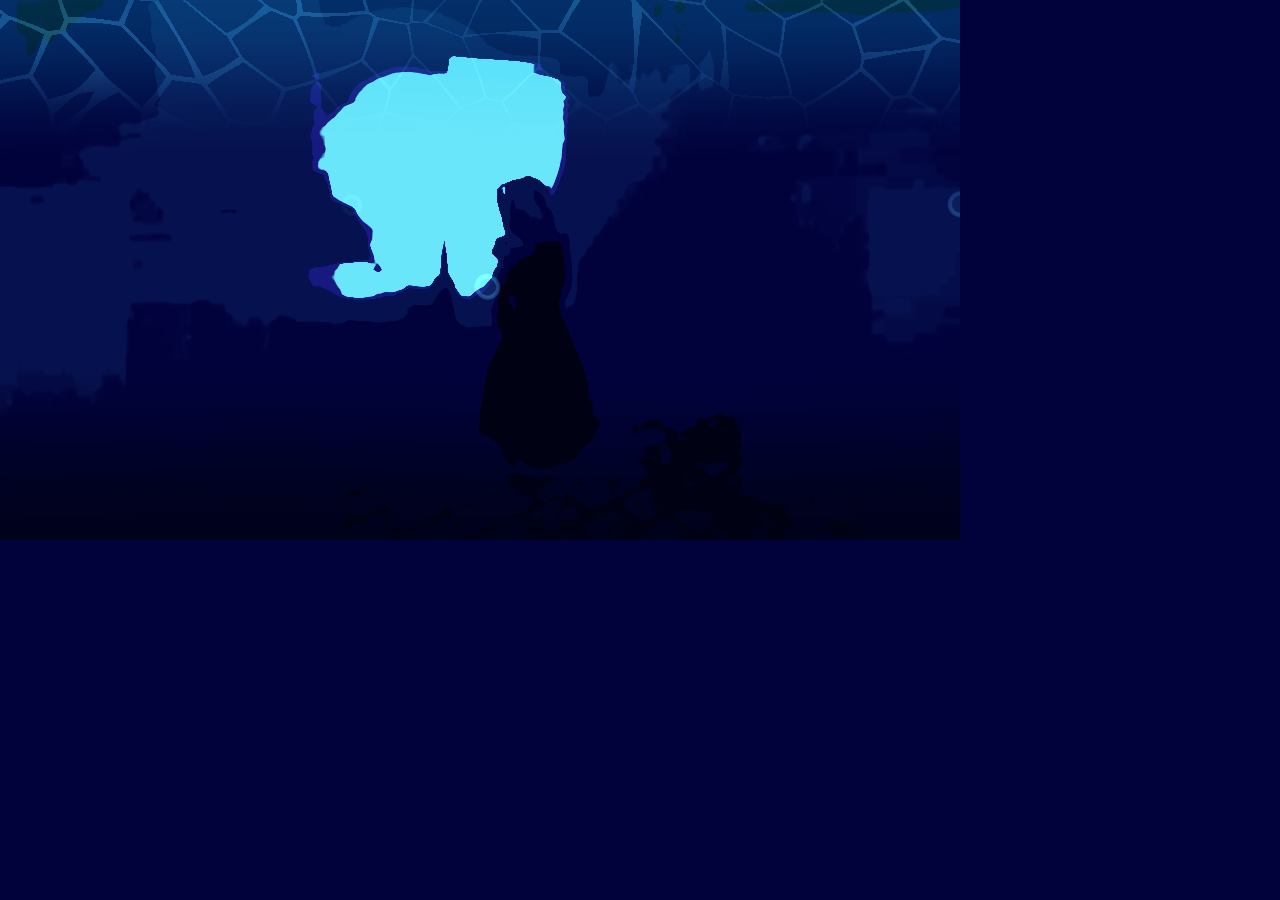
<file: tools/bake.html>
<!DOCTYPE html>
<html lang="en">
<head>
<meta charset="utf-8">
<meta name="robots" content="noindex">
<title>Sea bake</title>
<!--
  Offline renderer for the page background (assets/js/sea.js), used to bake still fallbacks and the OG image
  with headless Chrome. Serve the repo first: node tools/serve.js 8080

  Render one frame (960x540 by default, time fixed at t=4):
    tools/bake.html?ramp=blue|deep|night|red&frame=1..6&t=4[&w=960&h=540][&grade=0|1][&caustics=0|1]
  The page sets <html data-baked="1"> once the frame is on the canvas.

  Headless example (PowerShell):
    & "C:\Program Files\Google\Chrome\Application\chrome.exe" --headless=new --use-angle=swiftshader `
      --enable-unsafe-swiftshader --hide-scrollbars --window-size=960,540 --virtual-time-budget=5000 `
      --screenshot="$PWD\still-blue.png" "http://127.0.0.1:8080/tools/bake.html?ramp=blue&frame=2"

  Calibration: tools/bake.html?stats=1[&g4=.85&b4=0][&asp=1.6] prints, for each frame, the share of the 16:10 hero area that lands
  in the white step (target 3-8%) and in the two bright blue steps (target 25-40%) with the current
  luminance gain/bias from sea.js, plus the gain/bias that fits the targets best.
-->
<style>
html,body{margin:0;background:#01023C}
#sea{display:block}
#stats{position:absolute;left:0;top:0;margin:0;padding:12px 16px;background:rgb(1 2 60 / .92);color:#E0FE9D;
  font:13px/1.5 ui-monospace,Consolas,monospace;white-space:pre}
</style>
</head>
<body>
<canvas id="sea" aria-hidden="true"></canvas>
<script>
(function () {
  var q = new URLSearchParams(location.search);
  var num = function (k, d) { var v = parseFloat(q.get(k)); return isNaN(v) ? d : v; };
  var b = window.SEA_BAKE = {
    ramp: q.get('ramp') || 'deep', frame: Math.min(6, Math.max(1, Math.round(num('frame', 2)))), t: num('t', 4),
    w: Math.round(num('w', 960)), h: Math.round(num('h', 540)), grade: num('grade', 1), caustics: num('caustics', 1)
  };
  var c = document.getElementById('sea');
  c.style.width = b.w + 'px'; c.style.height = b.h + 'px';
})();
</script>
<script src="../assets/js/sea.js"></script>
<script>
(async function () {
  if (!/[?&]stats/.test(location.search)) return;
  var out = document.createElement('pre'); out.id = 'stats'; document.body.append(out);
  var q = new URLSearchParams(location.search), num = function (k, d) { var v = parseFloat(q.get(k)); return isNaN(v) ? d : v; };
  var lum = (window.sea && window.sea.lum) || [], asp = num('asp', 1.6), rows = [], res = {};
  // blurred luminance of the 16:10 cover crop: 1024x512 texture at mip ~3 is about 128x64
  async function sample(n) {
    var im = new Image(); im.src = '../assets/sea/image' + n + '-1024.jpg'; await im.decode();
    var src = 1024 * Math.min(1, asp / (window.sea.asp ? window.sea.asp[n] : 1.78)), c = document.createElement('canvas');
    c.width = 128; c.height = 64;
    var x = c.getContext('2d', { willReadFrequently: true }); x.imageSmoothingQuality = 'high';
    x.drawImage(im, (1024 - src) / 2, 0, src, 512, 0, 0, 128, 64);
    var d = x.getImageData(0, 0, 128, 64).data, L = new Float32Array(d.length / 4);
    for (var i = 0; i < L.length; i++) L[i] = (.299 * d[i * 4] + .587 * d[i * 4 + 1] + .114 * d[i * 4 + 2]) / 255;
    return L;
  }
  function share(L, g, b) {
    var w = 0, bl = 0;
    for (var i = 0; i < L.length; i++) { var v = L[i] * g + b; if (v >= .81) w++; else if (v >= .48) bl++; }
    return [w / L.length, bl / L.length];
  }
  var pct = function (v) { return (v * 100).toFixed(1).padStart(5) + '%'; };
  rows.push('frame  gain  bias   white  blue    | best gain  bias   white  blue');
  for (var n = 1; n <= 6; n++) {
    var L = await sample(n), g0 = num('g' + n, lum[n] ? lum[n][0] : 1), b0 = num('b' + n, lum[n] ? lum[n][1] : 0), now = share(L, g0, b0), best = null;
    for (var g = .5; g <= 3.001; g += .05) for (var bb = -.3; bb <= .401; bb += .01) {
      var s = share(L, g, bb), e = Math.pow((s[0] - .055) / .025, 2) + Math.pow((s[1] - .325) / .075, 2) + Math.pow(g - 1, 2) * .5 + Math.pow(bb / .1, 2) * .5;
      if (!best || e < best[0]) best = [e, g, bb, s[0], s[1]];
    }
    res[n] = { now: [g0, b0, now[0], now[1]], best: [+best[1].toFixed(2), +best[2].toFixed(2), best[3], best[4]] };
    rows.push('  ' + n + '    ' + g0.toFixed(2) + '  ' + b0.toFixed(2).padStart(5) + '  ' + pct(now[0]) + ' ' + pct(now[1]) +
      '  |      ' + best[1].toFixed(2) + '  ' + best[2].toFixed(2).padStart(5) + '  ' + pct(best[3]) + ' ' + pct(best[4]));
  }
  out.textContent = rows.join('\n');
  window.SEA_STATS = res; console.log('sea stats ' + JSON.stringify(res));
})();
</script>
</body>
</html>
</file>
<file: assets/css/site.css>
/* Kartak portfolio — "Pause menu" stylesheet.
   Order: tokens > base > chrome (sea, HUD, rail) > shape pattern > components > hero > sections > dialogs > modes > responsive > motion > print */

/* 1 TOKENS */
:root{
  color-scheme: dark;
  /* 1 BLUE WORLD ~60% */
  --abyss:#01023C; --navy:#06124F; --indigo:#16197F; --disc:#050A98;
  --ultra:#0A2AC4; --electric:#0006EC; --lvl-bg:#0112CC;
  --wave-a:#052FE5; --wave-b:#0271E0; --wm-navy:#162166; --edge-blue:#2E4D7E; --row-blue:#124FFD;
  --navy-a:rgb(6 18 79 / .88); --indigo-a:rgb(22 25 127 / .88);
  --ultra-a:rgb(10 42 196 / .90); --abyss-a:rgb(1 2 60 / .90);
  /* 2 WHITE ~15% / INK ~8% */
  --white:#FFFFFF; --ink:#010101; --ghost:#B2B2B2; --steel:#828CA6;
  /* 3 AQUA ~8% */
  --aqua:#6AE6FA; --aqua-2:#68FFFC; --aqua-3:#0BC8FF; --aqua-card:#75FCFE; --cyan-hot:#04FEFE;
  /* 4 SELECTION ONLY <=2% */
  --sel:#F8030A; --sel-text:#E0000F; --sel-pink:#FA0985;
  /* 5 REWARD / MOON <=1% */
  --moon:#F5E200; --lvl:#FEEE33; --lvl-stroke:#020445;
  /* 6 SHARDS */
  --shard-1:#AC1AA0; --shard-2:#CA51E4; --shard-3:#A054DF;
  /* 7 MODES */
  --reel-red:#C51112; --reel-black:#111112;
  --night-bg:#091602; --night-panel:#151903; --night-deep:#0C3A06;
  --night-band:#1E8507; --night-neon:#3CFB3B; --night-pale:#E0FE9D;
  /* 8 SEMANTIC */
  --accent:var(--aqua); --panel:var(--navy-a); --panel-edge:var(--edge-blue); --on-panel:var(--white);
  --hud-ribbon-a:var(--wave-a); --hud-ribbon-b:var(--wave-b); --focus:var(--lvl);

  /* TYPE */
  --f-display:"Archivo","Arial Narrow",Arial,sans-serif;
  --f-num:"Jost","Archivo",sans-serif;
  --f-body:"Asap","Segoe UI",Roboto,Arial,sans-serif;
  --f-code:"JetBrains Mono",ui-monospace,Consolas,monospace;
  --fs-cmd:clamp(2rem, min(6vh, 9vw), 5.5rem);
  --fs-wm:clamp(7rem, 20vw, 20rem);
  --fs-idx:clamp(9rem, 33vh, 19rem);
  --fs-h1:clamp(2.125rem, 1.2rem + 2.6vw, 3.5rem);
  --fs-h2:clamp(2.5rem, 1.2rem + 4.4vw, 5.5rem);
  --fs-h3:clamp(1.5rem, 1rem + 1.6vw, 2.5rem);
  --fs-stat:clamp(2.5rem, 1.6rem + 3vw, 4.5rem);
  --fs-finisher:clamp(3rem, 1rem + 6.4vw, 7rem);
  --fs-tip:clamp(1.25rem, .9rem + 1.2vw, 2rem);
  --fs-lead:clamp(1rem, .9rem + .35vw, 1.125rem);
  --fs-body:clamp(1rem, .96rem + .15vw, 1.0625rem);
  --fs-small:.9375rem; --fs-micro:.75rem;
  --fs-code:clamp(.8125rem, .78rem + .15vw, .875rem);
  --lh-display:.82; --lh-cmd:.78; --lh-body:1.55; --lh-code:1.6;
  --ls-cmd:-.03em; --ls-wm:-.05em; --ls-micro:.06em;
  --wd-cmd:70%; --wd-h1:80%; --wd-h2:70%; --wd-h3:75%; --wd-wm:125%; --wd-spine:62%;

  /* GEOMETRY */
  --r-code:3px; --cut-s:10px; --cut-m:24px; --cut-l:48px;
  --clip-dlg:polygon(0 8%,100% 0,99% 100%,1% 92%);
  --clip-wedge:polygon(0 50%,4% 0,100% 0,100% 100%,4% 100%);
  --clip-chamfer:polygon(10px 0,100% 0,100% calc(100% - 10px),calc(100% - 10px) 100%,0 100%,0 10px);
  --clip-tri-w:polygon(0 4%,84% 44%,6% 100%);
  --clip-tri-r:polygon(16% 28%,100% 60%,26% 92%);
  --clip-down:polygon(0 0,100% 0,50% 100%);
  --clip-shard:polygon(50% 0,100% 100%,0 70%);
  --rot-h2:-6deg; --rot-tag:-8deg; --rot-role:-20deg; --rot-finisher:-8deg; --skew-chip:-12deg; --seam:28deg;
  --stroke-cmd:.05em; --stroke-sel:.06em; --stroke-h2:.06em; --stroke-hud:.08em; --bw:2px; --edge-sel:3px;
  /* SHADOWS (x y, always 0 blur) */
  --sh-card:10px 12px; --sh-card-hover:16px 20px; --sh-slab:6px 6px; --sh-btn:4px 5px;
  /* Z */
  --z-sea:0; --z-content:1; --z-rail:40; --z-hud:50; --z-bar:50; --z-wipe:80; --z-intro:90; --z-skip:100;
  /* SPACE / GRID */
  --s1:4px; --s2:8px; --s3:12px; --s4:16px; --s5:24px; --s6:32px; --s7:48px; --s8:64px; --s9:96px; --s10:128px;
  --maxw:1240px; --gap:24px; --gutter:clamp(16px, 4vw, 48px);
  --strip:12vw; --rail:72px; --hud-h:56px; --bar-h:56px; --sec-pad:clamp(80px, 12vh, 144px); --tap:44px;
  /* MOTION */
  --t-frame:50ms; --t-cursor:60ms; --t-pop:100ms; --t-fast:150ms; --t-card:160ms;
  --t-wipe:300ms; --t-item:400ms; --t-panel:500ms; --t-wm:600ms; --t-regrade:600ms;
  --stagger:33ms; --stagger-panel:60ms;
  --e-out:cubic-bezier(.16,1,.3,1);   --e-back:cubic-bezier(.34,1.56,.64,1);
  --e-circ:cubic-bezier(0,.55,.45,1); --e-snap:cubic-bezier(.2,.9,.1,1);
  --e-in:cubic-bezier(.7,0,.84,0);    --e-sine:cubic-bezier(.37,0,.63,1);
}
@media (max-width:599px){ :root{ --strip:48px; --cut-m:14px; --gap:16px; } }
@media (min-width:600px) and (max-width:1023px){ :root{ --strip:64px; } }

/* Modes (set on <html> by the section observer) */
:root[data-mode="red"]{ --accent:var(--white); --panel:rgb(17 17 18 / .92); --panel-edge:var(--reel-red);
  --hud-ribbon-a:#C51112; --hud-ribbon-b:#8E0B0C; }
:root[data-mode="night"], :root[data-hour="zero"]{ --accent:var(--night-neon); --panel:rgb(10 20 10 / .92);
  --panel-edge:var(--night-band); --hud-ribbon-a:#1E8507; --hud-ribbon-b:#239B0A; }
/* 00:00 turns the whole aqua family night-green */
:root[data-hour="zero"]{ --aqua:#3CFB3B; --aqua-2:#8CFF6A; --aqua-3:#2BE35A; --aqua-card:#E0FE9D; --cyan-hot:#E0FE9D; --wm-navy:#0C3A06; }
/* Section surfaces */
.surface-white{ --on-panel:var(--ink); --accent:var(--row-blue); }

/* additions: layout helpers */
:root{ --glow-moon:drop-shadow(0 0 24px rgb(245 226 0 / .35)); --cmd-step:.86em; --rk:1; --xk:1; --tk:1;
  --para:polygon(var(--cut-s) 0,100% 0,calc(100% - var(--cut-s)) 100%,0 100%);
  --wmask:linear-gradient(#000,#000) top/100% calc(100% - 6px) no-repeat,url("data:image/svg+xml,%3Csvg xmlns='http://www.w3.org/2000/svg' viewBox='0 0 40 6'%3E%3Cpath d='M0 0H40V3C35 6 25 6 20 3S5 0 0 3Z'/%3E%3C/svg%3E") bottom/40px 6px repeat-x; }

/* 2 BASE */
*,*::before,*::after{box-sizing:border-box}
html{background:var(--abyss);color:var(--white);-webkit-text-size-adjust:100%;text-size-adjust:100%;scroll-padding-top:64px}
body{margin:0;min-height:100vh;overflow-x:clip;font:400 var(--fs-body)/var(--lh-body) var(--f-body);-webkit-font-smoothing:antialiased}
img,svg,canvas{display:block;max-width:100%}
img{height:auto}
a{color:inherit}
button{font:inherit;color:inherit;background:none;border:0;padding:0;margin:0;cursor:pointer;text-align:inherit}
p,h1,h2,h3,ul,ol,dl,dd,figure{margin:0;padding:0}
ul,ol{list-style:none}
b,strong{font-weight:600}
[hidden]{display:none!important}
.vh{position:absolute!important;width:1px;height:1px;margin:-1px;padding:0;border:0;overflow:hidden;clip:rect(0 0 0 0);clip-path:inset(50%);white-space:nowrap}
::selection{background:var(--aqua);color:var(--ink)}
:focus-visible{outline:3px solid var(--focus);outline-offset:3px;box-shadow:0 0 0 2px var(--ink)}
:focus:not(:focus-visible){outline:none}
[tabindex="-1"]:focus{outline:none;box-shadow:none}
.skip{position:fixed;left:16px;top:12px;z-index:100;padding:12px 18px;background:var(--white);color:var(--ink);text-decoration:none;font:italic 800 1rem/1 var(--f-display);text-transform:uppercase;translate:0 -200%}
.skip:focus{translate:0 0}

/* display-type families */
h1,h2,h3,.micro,.btn,.cmd__a,.proofbar,.hud,.rail,.ticker,.sh__wm,.sh__count,.sh__menu,.pcard__status,.pcard__stamp,.pcard__arcana,.pcard__tags,.pcard__big,.results,.stat dt,.day__cal,.day__co,.edu__deg,.lang dt,.cefr,.gal__txt b,.gal__view,.vid__cap,.yt__lbl,.fcmd__t,.fin__words,.bar__line,.role-tag,.mono,.dlg__name,.bench button,.seg button,.lb__cap b,.gal__cap b,.foot__links,kbd,.spine__t,.reel__band,.ribbon,.sset__proof,.code__tag,.btn--copy,.dlgx__b,.bbar__b,.prompts,.seatag,.tip__k,.hud__sec,.pcard__part b{font-family:var(--f-display);font-style:italic;text-transform:uppercase}
.num,.sh__idx,.hero__idx,.hud__date,.lb__num,.lb__count,.rail__i,.day__d,.day__arr,.ribbon__years,.stat dd{font-family:var(--f-num);font-style:italic;font-weight:800;font-stretch:100%}
.suf{font-family:var(--f-display);font-style:italic;font-weight:700;text-transform:uppercase;font-variant-numeric:tabular-nums}

.micro{display:flex;align-items:center;gap:.75em;font-weight:600;font-stretch:100%;font-size:var(--fs-micro);letter-spacing:var(--ls-micro);line-height:1.25}
.rule{flex:1 1 2em;min-width:2em;height:1px;background:currentColor;opacity:.85}
.ico{width:20px;height:20px;flex:none}
.tri{display:inline-block;width:.55em;height:.7em;flex:none;background:currentColor;clip-path:polygon(0 0,100% 50%,0 100%)}
.tri--l{clip-path:polygon(100% 0,0 50%,100% 100%)}
kbd{display:inline-grid;place-items:center;min-width:22px;height:22px;padding:0 5px;background:var(--white);color:var(--ink);font-weight:800;font-size:.6875rem;letter-spacing:.02em;box-shadow:2px 2px 0 var(--ink)}
.slab{background:var(--white);color:var(--ink);border:2px solid var(--ink);box-shadow:6px 6px 0 var(--slab-sh,var(--ink))}

/* 3 SEA */
#sea{position:fixed;inset:0;width:100%;height:100%;max-width:none;z-index:-1;opacity:0;transition:opacity .3s linear;pointer-events:none}
html[data-sea="gl"] #sea{opacity:1}
.sea-fb{position:fixed;inset:0;z-index:-2;background:linear-gradient(180deg,#0C124C,#1B38F0 55%,#060A2B);pointer-events:none}
html:has(.hud--compact) .sea-fb{background:linear-gradient(180deg,#01023C,#0C124C 55%,#000214)}
html[data-mode="red"] .sea-fb{background:linear-gradient(180deg,#2A0304,#8E0B0C 55%,#060000)}
html:is([data-mode="night"],[data-hour="zero"]) .sea-fb{background:linear-gradient(180deg,#020702,#0C3A06 55%,#020702)}
html:is([data-sea="still"],[data-sea="off"]) .sea-fb{background:url(../sea/still-blue.jpg) center/cover no-repeat,linear-gradient(180deg,#0C124C,#1B38F0 55%,#060A2B)}
html:is([data-sea="still"],[data-sea="off"]):has(.hud--compact) .sea-fb{background-image:url(../sea/still-deep.jpg),linear-gradient(#01023C,#000214)}
html:is([data-sea="still"],[data-sea="off"])[data-mode="red"] .sea-fb{background-image:url(../sea/still-red.jpg),linear-gradient(#2A0304,#060000)}
html:is([data-sea="still"],[data-sea="off"]):is([data-mode="night"],[data-hour="zero"]) .sea-fb{background-image:url(../sea/still-night.jpg),linear-gradient(#020702,#0C3A06)}

/* 4 SHAPE LAYER (§5.1) */
.has-shape{position:relative;isolation:isolate}
.shape{position:absolute;inset:0;z-index:-1;pointer-events:none;
  --cut:var(--cut-s); --fill:var(--ink); --line:var(--ink); --bw:0px;
  --ex:0px; --ey:0px; --ec:transparent;
  --sx:0px; --sy:0px; --sc:transparent;
  filter:drop-shadow(var(--ex) var(--ey) 0 var(--ec)) drop-shadow(var(--sx) var(--sy) 0 var(--sc));}
.shape::before,.shape::after{content:"";position:absolute;clip-path:polygon(var(--cut) 0,100% 0,calc(100% - var(--cut)) 100%,0 100%)}
.shape::before{inset:0;background:var(--line)}
.shape::after{inset:var(--bw);background:var(--fill)}

/* cursor pair (white + red triangle) reused by cards, skills, contact, buttons */
.pcard__cur,.sset__cur,.fcmd__cur{position:absolute;display:none;pointer-events:none;width:34px;height:40px}
.pcard__cur::before,.sset__cur::before,.fcmd__cur::before,.pcard__cur::after,.sset__cur::after,.fcmd__cur::after{content:"";position:absolute;inset:0}
.pcard__cur::before,.sset__cur::before,.fcmd__cur::before{background:var(--white);clip-path:polygon(0 0,100% 45%,10% 100%);filter:none}
.pcard__cur::after,.sset__cur::after,.fcmd__cur::after{background:var(--sel);clip-path:polygon(22% 30%,92% 58%,34% 88%)}

/* 5 BUTTONS (§5.5) */
.btn{display:inline-flex;align-items:center;justify-content:center;gap:10px;min-height:48px;padding:0 24px;font-weight:800;font-stretch:80%;font-size:1rem;letter-spacing:.02em;line-height:1;text-decoration:none;white-space:nowrap;color:var(--white);cursor:pointer}
.btn .shape{--fill:var(--ink);--line:var(--ink)}
.btn--line{color:var(--ink)}
.btn--line .shape{--fill:var(--white);--bw:2px}
.btn .ico{width:18px;height:18px}
.btn:is(:hover,:focus-visible){color:var(--ink)}
.btn:is(:hover,:focus-visible) .shape{--fill:var(--white);--line:var(--ink);--bw:2px;--ec:var(--sel);--ex:3px;--ey:3px;--sc:var(--ink);--sx:6px;--sy:6px}
.btn--line:is(:hover,:focus-visible){color:var(--white)}
.btn--line:is(:hover,:focus-visible) .shape{--fill:var(--ink)}
.btn--cmd::before,.btn--cmd::after{content:"";position:absolute;left:-13px;top:50%;width:18px;height:22px;translate:0 -50%;display:none}
.btn--cmd::before{background:var(--white);clip-path:polygon(0 0,100% 50%,0 100%);filter:drop-shadow(0 0 0 var(--ink))}
.btn--cmd::after{background:var(--sel);clip-path:polygon(20% 28%,78% 56%,26% 86%);left:-8px}
.btn--cmd:is(:hover,:focus-visible)::before,.btn--cmd:is(:hover,:focus-visible)::after{display:block}
.btn--icon{width:44px;height:44px;min-height:44px;padding:0;color:var(--white)}
.btn--icon .shape{--fill:var(--navy)}
.btn--icon .shape::before,.btn--icon .shape::after{clip-path:var(--clip-chamfer)}
.btn--icon:is(:hover,:focus-visible) .shape{--bw:0px;--sx:0px;--sy:0px}
.btn--icon:is(:hover,:focus-visible){color:var(--ink)}
.btn--copy{position:relative;display:inline-flex;align-items:center;min-height:30px;padding:0 10px;border:1px solid currentColor;font-weight:700;font-size:var(--fs-micro);letter-spacing:.08em;line-height:1;color:inherit;background:transparent;vertical-align:middle}
.btn--copy::after{content:"";position:absolute;inset:-7px -4px}
.btn--copy:is(:hover,:focus-visible),.btn--copy.is-done{background:var(--ink);color:var(--white);border-color:var(--ink)}
.proofbar{display:flex;align-items:center;flex-wrap:wrap;min-height:44px;padding:9px 26px 9px 22px;color:var(--white);text-decoration:none;font-weight:800;font-stretch:80%;font-size:.8125rem;letter-spacing:.03em;line-height:1.15}
.proofbar .shape{--fill:var(--ink)}
.proofbar__sep{white-space:pre;color:var(--steel)}
.proofbar__s{color:var(--aqua)}
.proofbar__n{color:var(--lvl)}
.proofbar__ext{margin-left:auto;padding-left:14px;font-size:1.1em}
.proofbar:is(:hover,:focus-visible){color:var(--ink)}
.proofbar:is(:hover,:focus-visible) .shape{--fill:var(--white);--bw:2px;--ec:var(--sel);--ex:3px;--ey:3px}
.proofbar:is(:hover,:focus-visible) .proofbar__s{color:var(--row-blue)}
.proofbar:is(:hover,:focus-visible) .proofbar__n{color:var(--lvl-stroke)}

/* 6 HUD (§5.3) */
.hud{position:fixed;top:0;right:0;z-index:50;pointer-events:none;color:var(--white);font-weight:900}
.hud :is(a,button){pointer-events:auto}
.hud__ribbon{position:absolute;left:0;top:26px;width:200%;max-width:none;height:74px;z-index:-1}
.hud__ribbon stop{transition:stop-color .15s}
.hud__wm{position:absolute;right:8px;top:-.34em;z-index:-2;font-size:118px;font-stretch:125%;letter-spacing:-.05em;line-height:1;color:var(--wm-navy);white-space:nowrap}
.hud__menu,.hud__sec{display:none}
.hud__cal{grid-area:cal;display:grid;grid-template-columns:auto auto;grid-template-areas:"d w" "s s";justify-items:end;align-items:start;column-gap:8px}
.hud__date{grid-area:d;font-size:64px;line-height:.92;letter-spacing:-.02em;color:var(--white);-webkit-text-stroke:var(--stroke-hud) var(--ink);paint-order:stroke fill;font-variant-numeric:tabular-nums}
.hud__dow{grid-area:w;display:block;width:58px;height:42px;margin-top:6px;padding-top:6px;background:var(--ink);clip-path:var(--clip-down);text-align:center;font-size:15px;font-stretch:80%;line-height:1;color:var(--white)}
.hud__dow:empty,.hud__date:empty,.hud__slot:empty{display:none}
.hud__slot{grid-area:s;white-space:nowrap;margin-top:2px;font-size:26px;font-stretch:80%;line-height:1;letter-spacing:-.01em;color:var(--cyan-hot);-webkit-text-stroke:.16em var(--ink);paint-order:stroke fill;text-transform:none}
.hud__moon{grid-area:moon;display:grid;place-items:center;width:44px;height:44px;border-radius:50%;box-shadow:0 0 0 2px rgb(255 255 255 / .55),0 0 0 4px rgb(1 1 1 / .45);filter:var(--glow-moon);transition:box-shadow var(--t-fast) var(--e-out)}
.hud__moon svg{width:44px;height:44px}
.hud__moon-base{fill:var(--indigo);stroke:rgb(255 255 255 / .35);stroke-width:1.2}
.hud__moon-lit{fill:var(--moon)}
.hud__moon-t{display:none}
.hud__moon:hover{box-shadow:0 0 0 3px var(--aqua),0 0 0 6px rgb(1 1 1 / .55)}
.hud__moon[aria-pressed="true"]{box-shadow:0 0 0 3px var(--night-neon),0 0 0 6px rgb(1 1 1 / .55)}
.hud__moon[aria-pressed="true"] .hud__moon-base{stroke:var(--night-neon);stroke-width:2.5}
.hud__tz{grid-area:tz;font-weight:700;font-stretch:90%;font-size:var(--fs-micro);letter-spacing:.06em;line-height:1.2;-webkit-text-stroke:3px rgb(1 1 1 / .55);paint-order:stroke fill;white-space:nowrap}
.hud__status{grid-area:st;display:flex;align-items:center;height:34px;padding:0 18px 0 16px;background:var(--accent);color:var(--navy);clip-path:var(--para);font-weight:800;font-stretch:80%;font-size:.8125rem;letter-spacing:.05em;white-space:nowrap;transition:background-color .15s}
.hud__icons{grid-area:ic;display:flex;gap:6px}

/* 7 RAIL (§5.4) */
.rail{position:fixed;left:0;top:0;bottom:0;z-index:40;width:var(--rail);display:flex;flex-direction:column;align-items:center;background:var(--white);color:var(--ink);border-right:2px solid var(--ink);visibility:hidden;translate:-100% 0}
.rail.is-open{visibility:visible;translate:0 0}
.rail__menu{display:flex;flex-wrap:wrap;align-content:center;align-items:center;justify-content:center;gap:6px 4px;width:100%;height:72px;flex:none;background:var(--ink);color:var(--white);text-decoration:none;font-weight:900;font-stretch:80%;font-size:.8125rem;letter-spacing:.04em}
.rail__menu .tri{margin-right:2px}
.rail__label{flex:1;min-height:0;display:flex;align-items:center;justify-content:center;overflow:hidden;writing-mode:vertical-rl;rotate:180deg;font-weight:900;font-stretch:62%;font-size:44px;line-height:1;letter-spacing:-.02em;white-space:nowrap;padding:12px 0}
.rail__list{display:flex;flex-direction:column;align-items:center;padding:10px 0 14px}
.rail__i{position:relative;display:grid;place-items:center;width:44px;height:44px;text-decoration:none;font-size:18px;color:var(--ink)}
.rail__i::after{content:attr(data-label);position:absolute;left:calc(100% + 14px);top:4px;height:36px;display:flex;align-items:center;padding:0 18px 0 16px;background:var(--white);color:var(--ink);clip-path:var(--para);font:italic 900 15px/1 var(--f-display);font-stretch:80%;text-transform:uppercase;white-space:nowrap;letter-spacing:.02em;opacity:0;translate:-8px 0;pointer-events:none;filter:drop-shadow(0 0 0 var(--ink))}
.rail__i:is(:hover,:focus-visible)::after{opacity:1;translate:0 0}
.rail__i:is(:hover,:focus-visible){background:var(--aqua)}
.rail__i[aria-current="true"]{background:var(--ink);color:var(--white);box-shadow:inset 0 -3px 0 var(--sel)}

/* 8 COMMAND MENU (§5.2) */
.cmds ol{display:flex;flex-direction:column;align-items:flex-start}
.cmd{position:relative;display:flex;align-items:center;height:var(--cmd-step);font-size:var(--fs-cmd)}
.cmd__a{position:relative;display:inline-block;padding:0 .2em 0 var(--cmd-pad,.9em);line-height:max(.78em,44px);rotate:calc(var(--r) * var(--rk));translate:calc(var(--x) * var(--xk)) 0;transform-origin:calc(var(--o,.4) * 100%) 50%;color:var(--c);text-decoration:none;font-weight:900;font-stretch:var(--wd-cmd);letter-spacing:var(--ls-cmd);white-space:nowrap;-webkit-text-stroke:calc(var(--stroke-cmd) * 2) var(--navy);paint-order:stroke fill}
/* the selection cursor lives in the left padding and points at the word; it never covers a letter */
.cmd__cur{position:absolute;top:-.08em;bottom:-.08em;right:calc(100% - var(--cmd-pad,.9em) + .1em);width:max(1.15em,38px);z-index:-1;display:none;pointer-events:none;transform-origin:100% 50%}
/* per-item pivots (left end at the top of the stack, right end at the bottom) keep the tilted words from colliding */
.cmd:nth-child(2),.cmd:nth-child(5){--o:0}.cmd:nth-child(3),.cmd:nth-child(4){--o:.25}.cmd:nth-child(6),.cmd:nth-child(8){--o:.5}.cmd:nth-child(7),.cmd:nth-child(9){--o:.75}
.cmd__cur::before,.cmd__cur::after{content:"";position:absolute;inset:0}
.cmd__cur::before{background:var(--white);clip-path:var(--clip-tri-w)}
.cmd__cur::after{background:var(--sel);clip-path:var(--clip-tri-r)}
.cmd.is-sel,.no-js .cmd:is(:hover,:focus-within){z-index:2}
.cmd.is-sel .cmd__a,.no-js .cmd:is(:hover,:focus-within) .cmd__a{scale:var(--sel-k,1.1);color:var(--ink);-webkit-text-stroke:calc(var(--stroke-sel) * 2) var(--white)}
.cmd.is-sel .cmd__cur,.no-js .cmd:is(:hover,:focus-within) .cmd__cur{display:block}
.cmd__a[aria-current="true"]::after{content:"";position:absolute;left:var(--cmd-pad,.9em);right:.2em;bottom:.06em;height:3px;background:var(--sel)}

/* 9 HERO (§4.1) */
.hero{position:relative;min-height:max(100svh,720px);overflow-x:clip;display:grid;grid-template-columns:var(--strip) 40px minmax(0,580px) 1fr;grid-template-rows:24px auto 16px auto 1fr auto}
.hero__scrim{position:absolute;inset:0;background:linear-gradient(90deg,rgb(1 2 60 / .55) 0 42%,transparent 62%);pointer-events:none}
html[data-sea="gl"] .hero__scrim{display:none} /* the live shader darkens in luminance space instead (uScrim) */
.shards{position:absolute;inset:0;z-index:1;pointer-events:none}
.shard{position:absolute;left:var(--x);top:var(--y);width:var(--s);height:var(--s);background:var(--c);clip-path:var(--clip-shard);rotate:var(--r);mix-blend-mode:screen;opacity:.85}
.spine{position:absolute;left:0;top:0;bottom:0;z-index:2;width:var(--strip);background:var(--white);overflow:hidden;pointer-events:none}
.spine__t{position:absolute;left:50%;bottom:48px;translate:-50% 0;writing-mode:vertical-rl;transform:rotate(180deg) scaleX(1.15);font-weight:900;font-stretch:var(--wd-spine);font-size:calc(var(--strip) * 1.12);line-height:.8;letter-spacing:-.08em;color:var(--navy);white-space:nowrap}
.hero__idx{position:absolute;left:96px;bottom:24px;z-index:3;font-size:var(--fs-idx);line-height:.8;color:var(--steel);pointer-events:none}
.idbox{grid-column:3;grid-row:2;z-index:4;display:flex;flex-direction:column;gap:10px;padding:20px 26px 18px;min-height:320px;color:var(--ink)}
.idbox>.shape{--fill:var(--white);--line:var(--ink);--bw:2px;--sx:10px;--sy:12px;--sc:var(--abyss)}
.idbox>.shape::before,.idbox>.shape::after{clip-path:polygon(0 0,100% 0,100% calc(100% - 16px),calc(100% - 16px) 100%,0 100%)}
.idbox__role{color:var(--ink)}
.idbox h1{font-size:var(--fs-h1);font-weight:900;font-stretch:70%;line-height:.9;letter-spacing:-.012em;color:var(--ink);margin-top:-2px}
.idbox__lead{font-size:1.03rem;line-height:1.5;color:var(--navy)}
.idbox__short{display:none;font-size:.9375rem;line-height:1.4;color:var(--navy)}
.idbox__cta{display:flex;flex-wrap:wrap;gap:12px 10px;margin-top:4px}
.idbox__cta .btn{padding:0 20px}
.idbox__mail{display:flex;flex-wrap:wrap;align-items:center;gap:6px 10px;font-size:.9375rem;color:var(--navy)}
.idbox__mail a{font-weight:600;color:var(--row-blue);text-underline-offset:3px}
/* Telegram: a CTA button on phones, a link in the mail line from 600px up so the CTA row stays on one line */
.idbox__cta .btn--tg,.idbox__or{display:none}
.cmds--hero{grid-column:2/-1;grid-row:4;z-index:5;padding-left:23px;margin-top:22px}
.tip{position:absolute;right:0;bottom:136px;z-index:8;width:min(560px,40vw);padding-right:48px;pointer-events:none}
.tip__t{font:italic 600 var(--fs-tip)/1.15 var(--f-body);color:var(--white);-webkit-text-stroke:4px rgb(1 1 1 / .55);paint-order:stroke fill}
.tip__s{margin-top:6px;font:500 1rem/1.4 var(--f-body);color:var(--white);-webkit-text-stroke:3px rgb(1 1 1 / .5);paint-order:stroke fill}
.tip__k{margin:12px -48px 0 0;color:var(--aqua);font-weight:700}
.prompts{position:absolute;right:48px;bottom:98px;z-index:8;display:flex;align-items:center;gap:6px;font-weight:700;font-stretch:90%;font-size:.75rem;letter-spacing:.06em;color:var(--white);white-space:pre}
.seatag{position:absolute;right:48px;bottom:68px;z-index:8;display:flex;align-items:center;gap:.4em;font-weight:700;font-stretch:90%;font-size:11px;letter-spacing:.07em;color:var(--white);white-space:pre}
.seatag__dot{width:8px;height:8px;border-radius:50%;background:var(--sel);box-shadow:0 0 0 2px rgb(1 1 1 / .5)}
.seatag__src{min-height:24px;padding:0 6px;border-bottom:1px solid var(--aqua);color:var(--aqua);font:inherit;text-transform:inherit}
.seatag__src:hover{background:var(--aqua);color:var(--ink)}
.ticker{grid-column:1/-1;grid-row:6;z-index:9;margin:0 -60px 10px;height:32px;display:flex;align-items:center;background:var(--ink);rotate:-2deg;overflow:hidden}
.ticker__track{display:flex;width:max-content}
.ticker__seq{display:flex;flex:none}
.ticker__seq li{padding:0 .1em 0 .9em;font-weight:700;font-stretch:90%;font-size:14px;letter-spacing:.06em;line-height:32px;color:var(--aqua);white-space:nowrap}
.ticker__seq li::after{content:"\25CF";margin-left:.9em;color:var(--white);font-size:.7em;vertical-align:.12em}

/* 10 SECTIONS: common (§3.3, §5.7) */
main{display:block}
.sec{position:relative;padding-block:var(--sec-pad);overflow-x:clip;--in-l:var(--gutter)}
.sec__deco{position:absolute;inset:0;overflow:hidden;pointer-events:none}
.sec__in{position:relative;width:min(var(--maxw),100% - var(--in-l) - var(--gutter));margin-left:var(--in-l)}
.sec.hero{padding:0}
/* content-visibility:auto (plan §9.3) was dropped: its 900px placeholders made menu/rail/anchor jumps to SKILLS and EDUCATION land up to ~1900px off once the sections above rendered */
.sec--reel{background:rgb(17 17 18 / .78);--wm-c:rgb(197 17 18 / .3)}
.sec--projects{--wm-c:var(--wm-navy)}
.sec--tech{background:rgb(9 22 2 / .78);color:var(--night-pale);--wm-c:rgb(60 251 59 / .1)}
.sec--about{background:var(--ultra-a);--wm-c:rgb(1 2 60 / .3)}
.sec--exp{background:var(--navy-a)}
.sec--skills{background:var(--abyss-a)}
.surface-white{color:var(--ink);background:linear-gradient(var(--seam-a) 0 50%,var(--seam-b) 50%);--wm-c:var(--ghost)}
.surface-white::before{content:"";position:absolute;inset:13px 0;background:var(--white)}
.sec--gallery{--seam-a:rgb(9 22 2 / .78);--seam-b:var(--ultra-a)}
.sec--edu{--seam-a:var(--abyss-a);--seam-b:var(--abyss)}
.sh__wm{position:absolute;left:-.04em;top:-.18em;font-size:var(--fs-wm);font-weight:900;font-stretch:var(--wd-wm);letter-spacing:var(--ls-wm);line-height:1;color:var(--wm-c,var(--wm-navy));opacity:.9;white-space:nowrap}
.sh__idx{position:absolute;left:calc(var(--in-l) - .1em);top:calc(var(--sec-pad) - .3em);font-size:clamp(6rem,14vw,12rem);line-height:1;color:var(--steel)}
.surface-white .sh__idx{color:#C7CCD9}
.sh{position:relative;display:grid;grid-template-columns:minmax(0,1fr) auto auto;align-items:end;gap:14px 16px;margin-bottom:clamp(40px,6vh,64px);padding-left:clamp(44px,6vw,96px)}
.sh :is(h1,h2){grid-column:1;justify-self:start;font-size:var(--fs-h2);font-weight:900;font-stretch:var(--wd-h2);line-height:var(--lh-display);letter-spacing:-.01em;color:var(--white);-webkit-text-stroke:var(--stroke-h2) var(--ink);paint-order:stroke fill;rotate:var(--rot-h2);transform-origin:0 100%;padding-right:.1em}
.surface-white .sh h2{color:var(--ink);-webkit-text-stroke:0}
.sec--edu .sh h2{-webkit-text-stroke:var(--stroke-h2) var(--white);max-width:6.4em}
.sh__tip{grid-column:1/-1;display:flex;align-items:center;gap:14px;font:italic 600 var(--fs-lead)/1.3 var(--f-body);color:var(--white)}
.sh__tip .rule{background:var(--accent)}
.sec:not(.surface-white) .sh__tip{-webkit-text-stroke:3px rgb(1 1 1 / .55);paint-order:stroke fill}
.surface-white .sh__tip{color:var(--ink)}
.sh__menu{grid-row:1;grid-column:3;align-self:start;display:inline-flex;align-items:center;gap:8px;min-height:44px;padding:0 18px 0 14px;position:relative;isolation:isolate;text-decoration:none;font-weight:800;font-stretch:80%;font-size:.8125rem;letter-spacing:.06em;color:var(--white)}
.sh__menu::before{content:"";position:absolute;inset:6px 0;z-index:-1;background:var(--ink);clip-path:var(--para)}
.sh__menu:is(:hover,:focus-visible){color:var(--ink)}
.sh__menu:is(:hover,:focus-visible)::before{background:var(--white);box-shadow:inset 0 -3px 0 var(--sel)}
.sh__count{grid-row:1;grid-column:2;align-self:start;margin-top:8px;padding:5px 16px 5px 12px;background:var(--aqua);color:var(--ink);clip-path:var(--para);font-weight:900;font-stretch:80%;font-size:1rem;letter-spacing:.04em}
.sec__lead{max-width:62ch;margin:-16px 0 40px;font-size:var(--fs-lead);line-height:1.5;color:var(--navy)}

/* seams (§5.15) */
.seam{position:absolute;left:0;width:100%;max-width:none;pointer-events:none}
.seam--diag{bottom:100%;height:clamp(40px,6.7vw,96px);fill:var(--electric)}
.seam--wave{height:14px;fill:var(--white);z-index:1}
.seam--top{top:0}
.seam--bot{bottom:0;scale:1 -1}

/* chips (§5.13) */
.chips{display:flex;flex-wrap:wrap;gap:10px 12px}
.chips li{position:relative;isolation:isolate;display:inline-flex;align-items:center;min-height:32px;padding:.3em .8em;font:600 var(--fs-small)/1.2 var(--f-body);color:var(--chip-t,var(--white))}
.chips li::before{content:"";position:absolute;inset:0;z-index:-1;transform:skewX(var(--skew-chip));background:var(--chip-bg,rgb(106 230 250 / .12));border:1px solid var(--chip-line,var(--aqua))}
.chips--night{--chip-bg:var(--night-deep);--chip-line:var(--night-neon);--chip-t:var(--night-pale)}
.pipe{gap:10px 24px}
.pipe li:not(:last-child)::after{content:"\2192";position:absolute;right:-1.15em;color:var(--night-neon);font-weight:700}

/* 11 REEL */
.reel__band{position:absolute;left:-10%;right:-10%;top:22%;height:180px;display:flex;align-items:center;background:var(--reel-red);rotate:-8deg;overflow:hidden}
.reel__band span{padding-left:14%;font-weight:900;font-stretch:125%;font-size:200px;line-height:1;letter-spacing:-.05em;color:var(--reel-black);white-space:nowrap}
.reel{display:grid;grid-template-columns:repeat(12,minmax(0,1fr));gap:var(--gap);align-items:start;padding-bottom:72px}
.vid{position:relative;margin:0}
.vid--main{grid-column:1/9}
.vid--demo{grid-column:9/13;translate:0 96px;rotate:2deg}
.vid--half{grid-column:span 6;margin-top:110px}
.vid--half+.vid--half{rotate:-1deg}
.vid__frame{position:relative;isolation:isolate;border:3px solid var(--white);background:var(--ink);box-shadow:10px 12px 0 var(--ink)}
.vid__diamond{position:absolute;z-index:-1;left:50%;top:50%;height:84.85%;aspect-ratio:1;translate:-50% -50%;rotate:45deg;border:2px solid var(--white)}
.yt{position:relative;aspect-ratio:16/9;background:#000;overflow:hidden}
.yt__poster{width:100%;height:100%;object-fit:cover}
.yt iframe{position:absolute;inset:0;width:100%;height:100%;border:0}
.yt__play{position:absolute;inset:0;display:flex;align-items:center;justify-content:center;gap:14px;color:var(--white);text-decoration:none;background:linear-gradient(0deg,rgb(1 2 60 / .45),transparent 55%)}
.yt__disc{position:relative;width:72px;height:72px;border-radius:50%;background:var(--moon);box-shadow:4px 5px 0 var(--ink)}
.yt__disc::before{content:"";position:absolute;inset:23px 20px 23px 28px;background:var(--navy);clip-path:polygon(0 0,100% 50%,0 100%)}
.yt__lbl{font-weight:900;font-stretch:80%;font-size:1.5rem;letter-spacing:.02em;-webkit-text-stroke:.12em var(--ink);paint-order:stroke fill}
.yt__play:is(:hover,:focus-visible) .yt__disc{scale:1.1}
.yt__play:focus-visible{outline-offset:-6px}
.vid--demo .yt__disc{width:56px;height:56px}
.vid--demo .yt__disc::before{inset:17px 15px 17px 22px}
.vid__cap{display:inline-block;margin-top:16px;padding:9px 22px 9px 14px;background:var(--ink);clip-path:var(--para);font-weight:800;font-stretch:85%;font-size:1.125rem;line-height:1.2;color:var(--white)}
.vid__cap b{font-weight:900;color:var(--white)}

/* 12 PROJECTS (§5.8) */
.pgrid{display:grid;grid-template-columns:repeat(12,minmax(0,1fr));gap:var(--gap);align-items:start}
.pcard--aura{grid-column:1/8}
.pcard--reday{grid-column:8/13;margin-top:40px}
.pgrid--req .pcard{grid-column:span 4}
.pgrid--req2 .pcard{grid-column:span 6}
.pgrid__label{margin:88px 0 36px;color:var(--aqua);font-size:.875rem}
.pcard{--pc-fill:var(--aqua-card);--pc-t:var(--ink);--pc-s:var(--navy);--pc-type:var(--navy);position:relative;isolation:isolate;display:flex;flex-direction:column;gap:14px;padding:20px 30px 30px;color:var(--pc-t);rotate:calc(var(--tilt,0deg) * var(--tk))}
.pcard>.shape{--fill:var(--pc-fill);--cut:var(--cut-m);--sx:10px;--sy:12px;--sc:var(--abyss)}
.pcard--req{--pc-fill:var(--navy);--pc-t:var(--aqua);--pc-s:var(--white);--pc-type:var(--abyss)}
.pcard--req>.shape{--line:var(--aqua-3);--bw:1px}
.pcard:is(:hover,:focus-within,.is-in){--pc-fill:var(--white);--pc-t:var(--ink);--pc-s:var(--navy);z-index:2;rotate:0deg}
.pcard:is(:hover,:focus-within,.is-in)>.shape{--line:var(--ink);--ec:var(--sel);--ex:3px;--ey:3px;--sx:16px;--sy:20px;--sc:var(--ink)}
.pcard--apoth .pcard__fig img{filter:brightness(3) url(#fx-blue)}
.pcard--victim .pcard__fig img{filter:brightness(1.9) url(#fx-blue)}
.pcard:is(:hover,:focus-within,.is-in) .pcard__fig img{filter:none}
.pcard:is(:hover,:focus-within,.is-in) .pcard__cur{display:block}
.pcard__cur{left:-20px;top:36px;z-index:3}
.pcard__fig{position:relative;margin:0 -6px 6px}
.pcard__fig img{width:100%;aspect-ratio:16/9;object-fit:cover;filter:url(#fx-blue);clip-path:polygon(16px 0,100% 0,calc(100% - 16px) 100%,0 100%)}
.pcard__status{position:absolute;left:-10px;bottom:-14px;z-index:2;padding:7px 18px 7px 14px;background:var(--ink);color:var(--white);clip-path:var(--para);rotate:var(--rot-tag);font-weight:800;font-stretch:85%;font-size:.75rem;letter-spacing:.07em;line-height:1;white-space:nowrap}
.pcard__type{position:relative;isolation:isolate;display:grid;place-items:center;aspect-ratio:16/9;margin:0 -6px 6px;color:var(--white)}
.pcard__type::before{content:"";position:absolute;inset:0;z-index:-1;background:var(--pc-type);clip-path:polygon(16px 0,100% 0,calc(100% - 16px) 100%,0 100%)}
.pcard__stats{display:flex;gap:clamp(24px,4vw,56px)}
.stat{display:flex;flex-direction:column-reverse;align-items:flex-start;gap:6px}
.stat dt{font-weight:700;font-size:.75rem;letter-spacing:.1em;color:var(--aqua)}
.stat dd{font-size:var(--fs-stat);line-height:.85;color:var(--white)}
.pcard__glyph{width:78%;height:auto;color:var(--aqua)}
.pcard__glyph text{font-family:var(--f-display);font-style:italic;font-weight:800;letter-spacing:.08em}
.pcard__big{font-weight:900;font-stretch:75%;font-size:clamp(2.5rem,1.6rem + 2.4vw,4rem);line-height:1;color:var(--white)}
.pcard__big .suf{font-weight:900}
.pcard__big .num{color:var(--aqua);font-size:1.35em}
.pcard__head{display:flex;flex-direction:column;align-items:flex-start;gap:6px;margin-top:6px}
.pcard__arcana{font-weight:800;font-stretch:90%;font-size:.6875rem;letter-spacing:.14em;color:var(--pc-s);opacity:.85}
.pcard h3{font-size:var(--fs-h3);font-weight:900;font-stretch:var(--wd-h3);line-height:.92;letter-spacing:-.01em;color:var(--pc-t)}
.pcard__tags{display:flex;flex-wrap:wrap;gap:6px 10px;font-weight:800;font-stretch:85%;font-size:.6875rem;letter-spacing:.08em;color:var(--pc-s)}
.pcard__tags li{position:relative;padding:4px 10px}
.pcard__tags li::before{content:"";position:absolute;inset:0;border:1.5px solid currentColor;transform:skewX(var(--skew-chip))}
.pcard__desc{line-height:1.5;color:var(--pc-t);max-width:62ch}
.pcard__part{line-height:1.5;color:var(--pc-t)}
.pcard__part b{font-weight:900;font-stretch:80%;letter-spacing:.03em;margin-right:.2em}
.pcard__credit{font:italic 600 .875rem/1.4 var(--f-body);color:var(--pc-s)}
.pcard__cta{display:flex;flex-wrap:wrap;gap:12px 14px;margin-top:auto;padding-top:6px}
.pcard__stamp{position:absolute;top:-14px;right:20px;z-index:3;display:flex;align-items:center;gap:8px;padding:7px 16px 7px 12px;background:var(--ink);color:var(--white);clip-path:var(--para);rotate:var(--rot-tag);font-weight:800;font-stretch:85%;font-size:11px;letter-spacing:.09em;line-height:1;white-space:nowrap}
.pcard__stamp::before{content:"";width:9px;height:9px;background:var(--aqua);rotate:45deg}
.pcard--aura{display:grid;grid-template-columns:minmax(0,1fr) 54%;column-gap:22px;align-items:start}
.pcard--aura>:where(:not(.shape,.pcard__cur)){grid-column:1/-1}
.pcard--aura>.pcard__head{grid-column:1;grid-row:2}
.pcard--aura>.pcard__tags{grid-column:1;grid-row:3;align-self:start}
.pcard--aura>.results{grid-column:2;grid-row:2/5;margin-top:-86px;margin-right:-10px}
/* RESULTS */
.results{position:relative;isolation:isolate;z-index:2;padding:24px 22px 18px 26px;color:var(--white)}
.results::before,.results::after{content:"";position:absolute;inset:0;z-index:-1;clip-path:polygon(14px 0,100% 0,calc(100% - 14px) 100%,0 100%)}
.results::before{background:var(--ink);translate:8px 10px}
.results::after{background:linear-gradient(102deg,var(--white) 0 46%,transparent 46.3%) 0 0/100% 10px no-repeat,linear-gradient(170deg,var(--lvl-bg) 30%,var(--abyss))}
.results__h{font-weight:900;font-stretch:75%;font-size:clamp(2rem,1.3rem + 1.8vw,2.875rem);line-height:.95;letter-spacing:.01em;color:var(--lvl);-webkit-text-stroke:.06em var(--lvl-stroke);paint-order:stroke fill;margin-bottom:8px}
.results__row{display:flex;align-items:baseline;justify-content:space-between;gap:10px 14px;flex-wrap:wrap;padding:7px 0 6px;border-top:1px solid rgb(255 255 255 / .22)}
.results dt{font-weight:700;font-size:.6875rem;letter-spacing:.1em;color:var(--aqua)}
.results dd{display:flex;align-items:center;gap:6px 10px;flex-wrap:wrap;justify-content:flex-end;font-weight:900;font-stretch:80%}
.results .num{font-size:clamp(1.5rem,1.1rem + 1.1vw,2.25rem);line-height:1;color:var(--white)}
.results .suf{font-size:1.25rem}
.results .slab,.results__stamp{padding:4px 10px;font-size:.875rem;box-shadow:3px 3px 0 var(--ink);border-width:0}
.results__stamp{display:inline-block;font-weight:900;font-stretch:85%;letter-spacing:.06em;line-height:1.1}
.results__fx{position:absolute;left:24%;top:30px;width:0;height:0;pointer-events:none}
.results__fx::before{content:"";position:absolute;left:-60px;top:-60px;width:120px;height:120px;border:3px solid var(--white);border-radius:50%;opacity:0}
.results__fx i{position:absolute;left:0;top:0;width:12px;height:12px;background:var(--lvl);clip-path:var(--clip-shard);opacity:0}

/* 13 TECH ART */
.bd{display:grid;grid-template-columns:repeat(12,minmax(0,1fr));gap:var(--gap);align-items:start;margin-bottom:clamp(56px,9vh,96px)}
.bd:last-child{margin-bottom:0}
.bd__media{grid-column:1/7;margin:12px 0 0;border:2px solid var(--night-neon);box-shadow:10px 12px 0 var(--ink);background:var(--night-bg)}
.bd__media img{width:100%;aspect-ratio:16/9;object-fit:cover}
.bd__media video{display:block;width:100%;height:auto;aspect-ratio:16/9;object-fit:cover}
.bd__cta{display:flex;flex-wrap:wrap;gap:12px 14px;margin-top:22px}
.bd__body{grid-column:7/13;position:relative;isolation:isolate;padding:28px 34px 32px 32px;min-width:0}
.bd__body::before,.bd__body::after,.bench::before,.bench::after{content:"";position:absolute;inset:0;clip-path:polygon(var(--cut-m) 0,100% 0,calc(100% - var(--cut-m)) 100%,0 100%)}
.bd__body::before,.bench::before{z-index:-1;background:rgb(21 25 3 / .92)}
.bd__body::after,.bench::after{z-index:-2;inset:-2px;background:var(--night-band)}
.bd--flip .bd__media{grid-column:7/13;grid-row:1}
.bd--flip .bd__body{grid-column:1/7;grid-row:1}
.bd--sea .bd__body{grid-column:1/6}
.bd__tag{color:var(--night-neon);margin-bottom:10px}
.bd h3{font-size:var(--fs-h3);font-weight:900;font-stretch:var(--wd-h3);line-height:.92;color:var(--white);margin-bottom:14px}
.bd__body>p:not(.micro):not(.slab){color:rgb(224 254 157 / .92);max-width:62ch}
.bd__body b{color:var(--night-neon);font-weight:600}
.bd .chips{margin-top:20px}
.bd__res{margin-top:22px;padding:12px 18px;font:italic 600 1rem/1.4 var(--f-body);--slab-sh:var(--night-band)}
.bd__off{margin-top:18px;font:italic 600 .9375rem/1.4 var(--f-body);color:var(--night-neon)}
html[data-sea="gl"] .bd__off{display:none}
/* REMNANT: square clip with the 4-view sheet under it, credits at the end of the body */
.bd--square{grid-template-rows:auto 1fr}
.bd--square .bd__media{grid-row:1}
.bd--square .bd__body{grid-row:1/3}
.bd--square .bd__media video{aspect-ratio:1/1}
.bd__still{grid-column:1/7;grid-row:2;margin:12px 0 0;border:2px solid var(--night-band);background:var(--night-bg);box-shadow:8px 10px 0 var(--ink)}
.bd__still img{display:block;width:100%;height:auto}
.bd .bd__body>p.bd__credit{margin-top:18px;font-size:.8125rem;line-height:1.5;color:rgb(224 254 157 / .7);overflow-wrap:break-word}
/* GUIDES: write-ups on r/Unity3D, reuses the project card */
.pgrid--guides{margin-top:12px}
.pgrid--guides .pcard{grid-column:span 6}
.pcard--guide .pcard__arcana{opacity:1;letter-spacing:.1em}
.guides__all{margin-top:34px;font:italic 600 .9375rem/1.4 var(--f-body)}
.guides__all a{color:var(--aqua)}
/* project card extras: stats under the tags (Reday-1), phone screenshot (Cyber Abyss) */
.pcard__stats--row{gap:32px;margin:2px 0 0}
.pcard__stats--row .stat dt{color:var(--pc-s)}
.pcard__stats--row .stat dd{font-size:clamp(2rem,1.4rem + 1.6vw,3rem);color:var(--pc-t)}
.pcard__type--phone{grid-template-columns:minmax(0,1fr) auto;column-gap:4%;padding:0 7% 0 3%}
.pcard__type--phone .pcard__glyph{width:100%}
.pcard__phone{height:108%;width:auto;margin:-4% 0;rotate:4deg;border:3px solid var(--white);box-shadow:8px 10px 0 var(--ink);filter:url(#fx-blue)}
.pcard:is(:hover,:focus-within,.is-in) .pcard__phone{filter:none}
.code{position:relative;margin:20px 0 0;background:rgb(10 20 10 / .92);border:2px solid var(--night-band);border-radius:var(--r-code);min-width:0}
.code__tag{display:flex;align-items:center;gap:10px;padding:8px 14px;border-bottom:1px solid rgb(30 133 7 / .7);font-weight:800;font-stretch:90%;font-size:.8125rem;letter-spacing:.04em;text-transform:none;color:var(--night-pale)}
.code__tag .micro{display:inline-flex;padding:2px 8px;background:var(--night-band);color:var(--white)}
.code pre,.srcdlg__pre{margin:0;overflow-x:auto;white-space:pre;font:400 var(--fs-code)/var(--lh-code) var(--f-code);color:#E8F5E0;tab-size:4}
.code pre{padding:14px 16px 16px}
.tc{color:#9BD48A}.tk{color:#6AE6FA}.tn{color:#FEEE33}
.code .btn--copy{position:absolute;top:5px;right:8px;color:var(--night-pale)}
.code .btn--copy:is(:hover,:focus-visible){background:var(--night-neon);color:var(--ink);border-color:var(--night-neon)}
.bench{grid-column:6/13;position:relative;isolation:isolate;display:grid;gap:14px;padding:26px 34px 28px}
.bench__g{display:flex;flex-wrap:wrap;align-items:center;gap:6px 10px}
.bench__g .micro{width:86px;color:var(--night-neon)}
.bench__act{display:flex;flex-wrap:wrap;gap:12px 16px;margin-top:6px}
.bench__readout{color:var(--night-neon)}
.bench__g button,.seg button{position:relative;isolation:isolate;display:inline-grid;place-items:center;min-height:44px;min-width:44px;padding:0 14px;font-weight:800;font-stretch:80%;font-size:.8125rem;letter-spacing:.05em;line-height:1;color:var(--tg-t,var(--night-pale))}
.bench__g button::before,.seg button::before{content:"";position:absolute;inset:5px 0;z-index:-1;transform:skewX(var(--skew-chip));border:1px solid var(--tg-l,var(--night-neon));background:transparent}
.bench__g button[aria-pressed="true"],.seg button[aria-pressed="true"]{color:var(--tg-pt,var(--ink))}
.bench__g button[aria-pressed="true"]::before,.seg button[aria-pressed="true"]::before{background:var(--tg-pb,var(--night-neon));box-shadow:inset 0 -3px 0 var(--sel)}
.bench__g button:hover::before,.seg button:hover::before{border-width:2px}

/* 14 GALLERY (§5.10) */
.gal{display:grid;grid-template-columns:repeat(12,minmax(0,1fr));gap:var(--gap);align-items:start}
.gal__list{grid-column:1/5}
.gal__list li+li{border-top:1px solid #D5D8E0}
.gal__row{position:relative;isolation:isolate;display:grid;grid-template-columns:96px minmax(0,1fr);align-items:center;gap:14px;height:72px;padding:0 14px 0 8px;color:var(--ink);text-decoration:none}
.gal__row::before{content:"";position:absolute;inset:0 -6px;z-index:-1;background:var(--ink);clip-path:var(--para);opacity:0}
.gal__row::after{content:"";position:absolute;left:10px;right:4px;bottom:6px;height:2px;background:var(--sel);opacity:0}
.gal__thumb{width:96px;height:54px;object-fit:cover;clip-path:polygon(8px 0,100% 0,calc(100% - 8px) 100%,0 100%)}
.gal__txt{display:flex;flex-direction:column;gap:3px;min-width:0}
.gal__txt b{font-weight:900;font-stretch:78%;font-size:1.0625rem;line-height:1;letter-spacing:.01em}
.gal__txt>span{font-size:.8125rem;line-height:1.25;color:#3A4466}
.gal__view{position:absolute;right:10px;top:8px;padding:4px 10px 4px 8px;background:var(--sel-text);color:var(--white);clip-path:var(--para);font-weight:800;font-size:.6875rem;letter-spacing:.08em;line-height:1;opacity:0}
.gal__row:is(.is-sel,:hover,:focus-visible){color:var(--white)}
.gal__row:is(.is-sel,:hover,:focus-visible)::before,.gal__row:is(.is-sel,:hover,:focus-visible)::after,.gal__row:is(.is-sel,:hover,:focus-visible) .gal__view{opacity:1}
.gal__row:is(.is-sel,:hover,:focus-visible) .gal__txt>span{color:var(--aqua)}
.gal__pv{grid-column:5/13;position:relative;margin:0 0 30px 12px}
.gal__frame .shape{--cut:var(--cut-l);--fill:var(--ink);--sx:10px;--sy:12px;--sc:var(--ink)}
.gal__img{width:100%;aspect-ratio:16/9;object-fit:cover;clip-path:polygon(var(--cut-l) 0,100% 0,calc(100% - var(--cut-l)) 100%,0 100%)}
.gal__cap{position:absolute;left:44px;bottom:-26px;z-index:2;display:flex;flex-direction:column;gap:3px;padding:10px 26px 11px 18px;background:var(--ink);color:var(--white);clip-path:var(--para)}
.gal__cap b{font-weight:900;font-stretch:78%;font-size:1.375rem;line-height:1}
.gal__cap span{font-size:.875rem;color:var(--aqua)}
.gal__shards .shard{mix-blend-mode:normal;opacity:1}
.gal__shards .shard:nth-child(1){left:auto;right:-14px;top:-26px}
.gal__shards .shard:nth-child(2){left:-18px;top:18%}
.gal__shards .shard:nth-child(3){left:auto;right:12%;top:auto;bottom:-30px}

/* 15 ABOUT */
.about{display:grid;grid-template-columns:repeat(12,minmax(0,1fr));gap:var(--gap);align-items:start}
.about__bars{grid-column:1/8;display:grid;gap:18px}
.about__talk{grid-column:8/13;display:grid;gap:26px;padding-top:22px}
.bar{position:relative;margin-left:calc(-1 * var(--in-l));padding:22px 48px 22px var(--in-l);background:var(--ink);clip-path:polygon(0 0,100% 0,calc(100% - 24px) 100%,0 100%)}
.bar--id{display:grid;grid-template-columns:96px auto minmax(0,1fr);grid-template-rows:auto auto;align-items:center;column-gap:18px;row-gap:8px}
.mono{grid-row:1/3;display:grid;place-items:center;width:96px;height:96px;margin:7px;border-radius:50%;background:var(--disc);box-shadow:0 0 0 3px var(--white),0 0 0 7px var(--ultra);font-weight:900;font-stretch:80%;font-size:58px;line-height:1;color:var(--white);padding-right:4px}
.role-tag{font-weight:900;font-stretch:75%;font-size:clamp(1.375rem,1rem + 1vw,1.875rem);line-height:1;color:var(--white);rotate:var(--rot-role);-webkit-text-stroke:.07em var(--ink);paint-order:stroke fill;white-space:nowrap;justify-self:start}
.role-tag--a{grid-column:2;grid-row:1;margin-left:-40px;margin-top:-6px}
.role-tag--b{grid-column:3;grid-row:1;margin-top:10px;color:var(--aqua)}
.bar__line{grid-column:2/4;grid-row:2;font-weight:700;font-stretch:85%;font-size:1.0625rem;letter-spacing:.03em;color:var(--aqua);font-variant-numeric:tabular-nums}
.bar dl,.bar--facts,.bar--contact{display:grid}
.bar--facts>div,.bar--contact>div{display:grid;grid-template-columns:118px minmax(0,1fr);align-items:baseline;gap:14px;padding:6px 0;border-bottom:1px solid rgb(255 255 255 / .12)}
.bar--facts>div:last-child,.bar--contact>div:last-child{border-bottom:0}
.bar dt{font:italic 700 var(--fs-micro)/1.3 var(--f-display);letter-spacing:.1em;text-transform:uppercase;color:var(--aqua)}
.bar dd{font-weight:600;overflow-wrap:anywhere}
.bar dd.is-accent{color:var(--aqua-2)}
.bar dd a{text-underline-offset:3px}
.bar dd .btn--copy{margin-left:8px}
.bar .btn--copy:is(:hover,:focus-visible),.fcmd .btn--copy:is(:hover,:focus-visible),.foot .btn--copy:is(:hover,:focus-visible){background:var(--white);color:var(--ink);border-color:var(--white)}
.dlg{padding:48px 38px 46px 34px;color:var(--white)}
.dlg>.shape{--fill:var(--indigo-a);--line:var(--edge-blue);--bw:2px;--sx:10px;--sy:12px;--sc:var(--ink)}
.dlg>.shape::before,.dlg>.shape::after{clip-path:var(--clip-dlg)}
.dlg__name{position:absolute;left:26px;top:-16px;display:flex;align-items:center;gap:10px;padding:7px 22px 7px 16px;background:var(--white);color:var(--ink);clip-path:var(--para);font-weight:900;font-stretch:80%;font-size:1.125rem;line-height:1}
.dlg__name .micro{color:var(--row-blue);font-size:.6875rem}
.dlg h3{font-size:var(--fs-h3);font-weight:900;font-stretch:var(--wd-h3);line-height:.95;margin-bottom:6px}
.dlg p{margin-top:14px;max-width:62ch}
.dlg strong{color:var(--aqua-2)}
.dlg__next{position:absolute;right:30px;bottom:22px;width:18px;height:13px;background:var(--aqua);clip-path:var(--clip-down)}
.seeking{font:italic 600 1.0625rem/1.45 var(--f-body)}
.seeking__k{margin-bottom:8px;color:var(--lvl)}

/* 16 EXPERIENCE (§5.9) */
.ribbon{position:relative;height:150px;margin:0 0 56px;--span:60}
.ribbon__wave{position:absolute;left:0;top:34px;width:100%;height:78px;fill:url(#g-ribbon);opacity:.95}
.ribbon__years li{position:absolute;top:0;left:calc(var(--m) / var(--span) * 100%);height:34px;padding-left:6px;border-left:1px solid rgb(255 255 255 / .55);font-size:.9375rem;line-height:1;color:var(--white)}
.ribbon__bar{position:absolute;top:calc(42px + (var(--lane) - 1) * 24px);left:calc(var(--m0) / var(--span) * 100%);width:calc((min(var(--m1), var(--span)) - var(--m0)) / var(--span) * 100%);height:20px;display:flex;align-items:center;padding:0 10px;isolation:isolate;color:var(--ink);text-decoration:none;font-weight:800;font-stretch:85%;font-size:11px;letter-spacing:.08em;line-height:1;white-space:nowrap}
.ribbon__bar::before{content:"";position:absolute;inset:0;z-index:-1;background:var(--white);transform:skewX(-20deg);box-shadow:3px 3px 0 var(--ink)}
.ribbon__bar--free::before{background:var(--aqua)}
.ribbon__bar:is(:hover,:focus-visible,.is-lit)::before{background:var(--white);box-shadow:inset 0 -3px 0 var(--sel),3px 3px 0 var(--ink)}
.ribbon__bar:is(:hover,:focus-visible,.is-lit){z-index:2}
.ribbon__ms{position:absolute;bottom:4px;right:calc(100% - var(--m) / var(--span) * 100%);display:flex;align-items:center;gap:10px;margin-right:-7px;font-weight:800;font-stretch:85%;font-size:11px;letter-spacing:.08em;color:var(--moon);white-space:nowrap}
.ribbon__ms span{padding:3px 8px;background:var(--ink)}
.ribbon__ms::after{content:"";width:14px;height:14px;background:var(--moon);rotate:45deg;box-shadow:2px 2px 0 var(--ink)}
.ribbon__now{position:absolute;top:0;bottom:0;left:calc(var(--m) / var(--span) * 100%);translate:-100% 0;border-right:2px solid var(--white);padding:2px 8px 0 0;font-weight:900;font-size:11px;letter-spacing:.1em;line-height:1;color:var(--white)}
.days{display:grid;gap:28px}
.day{display:grid;grid-template-columns:repeat(12,minmax(0,1fr));gap:var(--gap);padding:30px 40px 32px 30px}
.day>.shape{--fill:var(--navy-a);--line:var(--edge-blue);--bw:2px;--cut:var(--cut-m);--sx:10px;--sy:12px;--sc:var(--ink)}
.day:is(:hover,:focus-within,.is-lit)>.shape{--line:var(--white);--ec:var(--sel);--ex:3px;--ey:3px}
.day__cal{grid-column:1/4;display:flex;flex-wrap:wrap;align-items:baseline;align-content:start;gap:2px 10px;padding-left:8px}
.day__d{font-size:clamp(2rem,1.2rem + 1.8vw,3rem);line-height:1;color:var(--white)}
.day__d--now{font-family:var(--f-display);font-weight:900;font-stretch:80%;text-transform:uppercase;color:var(--aqua)}
.day__arr{font-size:1.5rem;color:var(--aqua)}
.day__kind{flex-basis:auto;margin-top:16px;padding:7px 28px 7px 12px;background:var(--ink);color:var(--white);clip-path:polygon(0 0,calc(100% - 14px) 0,100% 50%,calc(100% - 14px) 100%,0 100%);font-weight:900;font-stretch:85%;font-size:.75rem;letter-spacing:.1em;line-height:1}
.day__cal>.day__kind{order:9}
.day__cal::after{content:"";flex-basis:100%;order:8}
.day__body{grid-column:4/13;min-width:0}
.day__when{font:italic 700 var(--fs-micro)/1.2 var(--f-display);letter-spacing:.1em;text-transform:uppercase;color:rgb(255 255 255 / .7);margin-bottom:6px}
.day h3{font-size:var(--fs-h3);font-weight:900;font-stretch:var(--wd-h3);line-height:.95}
.day__co{margin-top:4px;font-weight:800;font-stretch:85%;font-size:1.125rem;letter-spacing:.03em;color:var(--aqua)}
.day__proj{margin:10px 0 16px;font:italic 600 1rem/1.4 var(--f-body);color:var(--cyan-hot)}
.day ul{display:grid;gap:10px}
.day li{position:relative;padding-left:24px;max-width:78ch}
.day li::before{content:"";position:absolute;left:2px;top:.42em;width:10px;height:12px;background:var(--aqua);clip-path:polygon(0 0,100% 50%,0 100%)}
.day strong{padding:0 .25em;background:var(--white);color:var(--row-blue);font-weight:600;-webkit-box-decoration-break:clone;box-decoration-break:clone}

/* 17 SKILLS (§5.13) */
.ssets{display:grid;border-top:1px solid rgb(106 230 250 / .2)}
.sset{position:relative;isolation:isolate;display:grid;grid-template-columns:3fr 8fr 1fr;gap:16px 24px;align-items:center;padding:22px 16px 22px 48px;border-bottom:1px solid rgb(106 230 250 / .2)}
.sset::before,.sset::after{content:"";position:absolute;inset:0;clip-path:var(--clip-wedge);opacity:0;pointer-events:none}
.sset::before{z-index:-1;background:var(--white)}
.sset::after{z-index:-2;inset:-5px -5px -5px -9px;background:var(--sel-pink)}
.sset__h{display:flex;align-items:center;gap:14px;font-weight:900;font-stretch:var(--wd-h3);font-size:2rem;line-height:.95;color:var(--white)}
.sset__cur{left:6px;top:50%;translate:0 -50%;width:30px;height:36px}
.glyph{width:28px;height:28px;flex:none;color:var(--aqua)}
.sset__proof{justify-self:end;display:inline-flex;align-items:center;min-height:44px;padding:0 4px;font-weight:800;font-stretch:85%;font-size:.875rem;letter-spacing:.06em;color:var(--aqua);text-decoration:none;white-space:nowrap}
.sset__proof:hover{text-decoration:underline;text-underline-offset:4px}
.sset:is(:hover,:focus-within){--chip-t:var(--ink);--chip-line:var(--ink);--chip-bg:transparent}
.sset:is(:hover,:focus-within)::before,.sset:is(:hover,:focus-within)::after{opacity:1}
.sset:is(:hover,:focus-within) .sset__h{color:var(--sel-text)}
.sset:is(:hover,:focus-within) .glyph,.sset:is(:hover,:focus-within) .sset__proof{color:var(--ink)}
.sset:is(:hover,:focus-within) .sset__cur{display:block}

/* 18 EDUCATION */
.sh__wm--v{top:auto;bottom:-.06em;left:-.1em;writing-mode:vertical-rl;rotate:180deg;font-stretch:62%;font-size:clamp(6rem,15vw,14rem)}
.edu__disc{position:absolute;right:-38vw;bottom:calc(var(--sec-pad) + 150px - 42vw);width:84vw;aspect-ratio:1;border-radius:50%;background:var(--disc);box-shadow:0 0 0 12px var(--white),0 0 0 14px var(--disc)}
.edu{display:grid;grid-template-columns:repeat(12,minmax(0,1fr));gap:var(--gap);align-items:center}
.edu__list{grid-column:1/7;display:grid;gap:4px}
.edu__row{display:grid;grid-template-columns:128px minmax(0,1fr);align-items:center;gap:22px;padding:18px 0;border-bottom:2px solid var(--ink)}
.edu__deg{justify-self:start;padding:8px 20px 8px 14px;background:var(--ink);color:var(--white);clip-path:var(--para);font-weight:900;font-stretch:85%;font-size:.8125rem;letter-spacing:.08em;line-height:1;white-space:nowrap}
.edu__row h3{font-size:clamp(1.375rem,1rem + 1.2vw,2rem);font-weight:900;font-stretch:var(--wd-h3);line-height:.95;color:var(--ink)}
.edu__row p:not(.edu__deg){margin-top:6px;color:var(--navy);font-size:var(--fs-small)}
.edu__langs{grid-column:8/13;position:relative;color:var(--white);padding-left:clamp(0px,3vw,48px)}
.edu__langs>.micro{color:var(--aqua);margin-bottom:10px}
.lang{padding:14px 0;border-top:1px solid rgb(255 255 255 / .3)}
.lang dt{font-weight:900;font-stretch:78%;font-size:clamp(1.75rem,1.2rem + 1.4vw,2.5rem);line-height:.95}
.lang dd{margin-top:4px;font-weight:600}
.cefr{display:flex;flex-wrap:wrap;gap:6px;margin-top:12px}
.cefr span{display:inline-grid;place-items:center;min-width:40px;height:30px;padding:0 8px;border:1px solid rgb(255 255 255 / .75);font-weight:800;font-size:.8125rem;letter-spacing:.04em}
.cefr .is-sel{background:var(--white);color:var(--ink);border-color:var(--white);box-shadow:inset 0 -3px 0 var(--sel)}

/* 19 CONTACT finisher */
.sec--contact{min-height:max(100svh,720px);display:flex;flex-direction:column;justify-content:flex-end;background:var(--abyss);overflow-x:clip}
.fin__duo{position:absolute;inset:0;width:100%;height:100%;max-width:none;object-fit:cover;object-position:70% 40%}
.sec--contact .sec__deco::after{content:"";position:absolute;inset:0;z-index:1;background:linear-gradient(90deg,rgb(1 2 60 / .9) 0 26%,rgb(1 2 60 / .55) 50%,rgb(1 2 60 / .05) 78%),linear-gradient(0deg,rgb(1 2 60 / .6),transparent 45%)}
.fin__words{position:absolute;right:-3vw;top:3%;z-index:2;display:flex;flex-direction:column;align-items:flex-end;rotate:var(--rot-finisher);font-weight:900;font-stretch:70%;font-size:clamp(5rem,10.5vw,11rem);line-height:.8;letter-spacing:-.02em;color:var(--white)}
.fin__words span{display:block}
.fin__words span:nth-child(2){color:transparent;-webkit-text-stroke:1.5px var(--white);margin-right:.5em}
.fin__words span:nth-child(3){margin-right:.15em}
.fin__arc{position:absolute;right:8%;top:48%;z-index:2;width:min(64vh,44vw);height:auto;translate:0 -50%;rotate:-90deg;overflow:visible}
.fin__arc circle{fill:none;stroke:var(--moon);stroke-width:3px;vector-effect:non-scaling-stroke;stroke-dasharray:1;stroke-dashoffset:0}
.fin__idx{left:auto;top:auto;right:-.06em;bottom:-.14em;z-index:2;font-size:clamp(12rem,28vw,26rem);opacity:.85}
.fin{display:grid;grid-template-columns:repeat(12,minmax(0,1fr));gap:var(--gap);align-items:end;z-index:3}
.fin__sig{grid-column:1/8}
.fin__eyebrow{max-width:440px;margin-bottom:22px;color:var(--aqua)}
.fin__sig h2{justify-self:start;font-size:min(var(--fs-finisher),5.2vw);font-weight:900;font-stretch:70%;line-height:.85;letter-spacing:-.01em;color:var(--white);-webkit-text-stroke:.04em var(--ink);paint-order:stroke fill;rotate:var(--rot-h2);transform-origin:0 100%}
.fin__l1,.fin__l2{display:block}
.fin__l2{margin-left:.55em;color:var(--aqua-2)}
.fin__body{max-width:46ch;margin-top:30px;font-size:var(--fs-lead);line-height:1.55}
.fin__cmds{grid-column:8/13;display:flex;flex-direction:column;align-items:flex-end;gap:8px}
.fcmd{position:relative;display:flex;align-items:center;gap:10px;rotate:var(--r)}
.fcmd__a{display:inline-flex;align-items:baseline;flex-wrap:nowrap;column-gap:14px;min-height:56px;padding:8px 26px 10px 36px;color:var(--aqua);text-decoration:none}
.fcmd__a>.shape{--cut:14px;--fill:rgb(1 2 60 / .8);--line:rgb(106 230 250 / .45);--bw:1px}
.fcmd__t{white-space:nowrap;font-weight:900;font-stretch:70%;font-size:clamp(1.75rem,3.2vw,3rem);line-height:.95;letter-spacing:-.02em}
.fcmd--main .fcmd__t{font-size:clamp(2.5rem,5vw,4.5rem)}
.fcmd__d{font:600 .9375rem/1.3 var(--f-body);color:var(--white)}
svg.fcmd__d{width:22px;height:22px;align-self:center}
.fcmd__cur{left:-18px;top:50%;translate:0 -50%}
.fcmd.is-sel .fcmd__a,.fcmd__a:is(:hover,:focus-visible){color:var(--ink)}
.fcmd.is-sel .fcmd__a>.shape,.fcmd__a:is(:hover,:focus-visible)>.shape{--fill:var(--white);--line:var(--ink);--bw:0px;--ec:var(--sel);--ex:3px;--ey:3px;--sc:var(--ink);--sx:8px;--sy:9px}
.fcmd.is-sel .fcmd__d,.fcmd__a:is(:hover,:focus-visible) .fcmd__d{color:var(--navy)}
.fcmd.is-sel .fcmd__cur,.fcmd__a:is(:hover,:focus-visible) .fcmd__cur{display:block}
.fcmd .btn--copy{color:var(--white);background:rgb(1 2 60 / .8)}

/* 20 FOOTER + BOTTOM BAR (§5.16) */
.foot{position:relative;background:var(--ink);color:var(--white);padding:48px 0 calc(44px + env(safe-area-inset-bottom));--in-l:var(--gutter)}
.foot__in{display:grid;grid-template-columns:minmax(0,1fr) auto;gap:18px 32px;align-items:center;width:min(var(--maxw),100% - var(--in-l) - var(--gutter));margin-left:var(--in-l)}
.foot__eod{grid-column:1/-1;color:var(--aqua)}
.foot__date{font:italic 800 1rem/1 var(--f-num);color:var(--white);letter-spacing:0}
.foot__resume{grid-column:2;grid-row:2/4;align-self:start}
.foot__copy{grid-column:1;font-size:var(--fs-small)}
.foot__links{grid-column:1;display:flex;flex-wrap:wrap;gap:4px 24px;font-weight:800;font-stretch:85%;font-size:.8125rem;letter-spacing:.08em}
.foot__links a{display:inline-flex;align-items:center;min-height:44px;color:var(--aqua);text-decoration:none}
.foot__links a:hover{text-decoration:underline;text-underline-offset:4px}
.foot__set{grid-column:1/-1;display:flex;flex-wrap:wrap;gap:12px 36px;padding-top:12px;border-top:1px solid rgb(255 255 255 / .14)}
.seg{display:flex;align-items:center;gap:6px;--tg-t:var(--white);--tg-l:rgb(255 255 255 / .6);--tg-pt:var(--ink);--tg-pb:var(--white)}
.seg .micro{margin-right:6px;color:var(--aqua)}
.foot__bg,.foot__zero{grid-column:1/-1;font-size:.875rem;color:rgb(255 255 255 / .72)}
.foot__src{min-height:32px;color:var(--aqua);text-decoration:underline;text-underline-offset:3px}
.foot__zero{color:var(--night-neon);font-style:italic}
.bbar{display:none}

/* 21 DIALOGS */
dialog{position:fixed;inset:0;width:100%;height:100%;max-width:none;max-height:none;margin:0;padding:0;border:0;background:none;color:var(--white);overflow:hidden}
dialog:not([open]){display:none}
dialog::backdrop{background:rgb(1 2 60 / .7)}
.dlgx{position:absolute;top:16px;right:16px;z-index:5;margin:0}
.dlgx__b{display:grid;place-items:center;width:44px;height:44px;background:var(--white);color:var(--ink);font-weight:900;font-size:1.25rem;box-shadow:4px 5px 0 var(--ink)}
.dlgx__b:hover{background:var(--sel-text);color:var(--white)}
.pause{background:linear-gradient(90deg,rgb(1 2 60 / .97) 0 50%,rgb(1 2 60 / .88))}
.pause::backdrop{background:transparent}
.cmds--pause{position:absolute;left:calc(var(--strip) + 64px);top:50%;translate:0 -50%;z-index:5}
.pause .tip{bottom:72px}
html:has(#pause[open]) #top :is(.cmds--hero,.tip,.prompts,.seatag){visibility:hidden}
.pause__x{position:absolute;right:28px;top:22px;z-index:6;margin:0}
.pause__back kbd{margin-left:4px}
.lb{background:rgb(1 2 60 / .96)}
.lb__num{position:absolute;right:-.12em;top:50%;translate:0 -50%;font-size:clamp(14rem,40vw,34rem);line-height:.8;color:var(--steel);opacity:.4;pointer-events:none}
.lb__fig{position:absolute;inset:0;display:grid;place-items:center;margin:0;padding:64px 96px 110px}
.lb__img{max-width:min(90vw,100%);max-height:78vh;width:auto;height:auto;border:3px solid var(--white);box-shadow:10px 12px 0 var(--ink)}
.lb__cap{position:absolute;left:32px;bottom:28px;display:flex;flex-direction:column;gap:3px;padding:12px 28px 12px 18px;background:var(--ink);clip-path:var(--para)}
.lb__cap b{font-weight:900;font-stretch:78%;font-size:1.375rem;line-height:1}
.lb__cap span{font-size:.875rem;color:var(--aqua)}
.lb__count{position:absolute;right:32px;bottom:24px;font-size:2.25rem;line-height:1;color:var(--white)}
.lb__nav{position:absolute;top:50%;translate:0 -50%;width:56px;height:56px;background:var(--white);box-shadow:4px 5px 0 var(--ink)}
.lb__nav::before{content:"";position:absolute;inset:16px 18px;background:var(--ink);clip-path:polygon(100% 0,0 50%,100% 100%)}
.lb__nav--next::before{clip-path:polygon(0 0,100% 50%,0 100%)}
.lb__nav--prev{left:24px}.lb__nav--next{right:24px}
.lb__nav:hover::before{background:var(--sel-text)}
.vdlg{background:rgb(1 2 60 / .95)}
.vdlg[open]{display:grid;place-content:center;justify-items:start;gap:14px;padding:24px}
.vdlg__t{color:var(--aqua)}
.vdlg__frame{width:min(92vw,(100vh - 140px) * 16 / 9);aspect-ratio:16/9;background:#000;border:3px solid var(--white);box-shadow:10px 12px 0 var(--ink)}
.vdlg__frame iframe{display:block;width:100%;height:100%;border:0}
.srcdlg{background:rgb(1 2 60 / .96)}
.srcdlg[open]{display:flex;flex-direction:column;gap:14px;padding:72px 5vw 40px}
.srcdlg__t{color:var(--aqua)}
.srcdlg__pre{flex:1;min-height:0;padding:18px 20px;overflow:auto;background:#0A140A;border:2px solid var(--night-band);border-radius:var(--r-code)}
.srcdlg .btn--copy{align-self:flex-start;color:var(--night-pale)}
.flash{position:fixed;inset:0;z-index:79;background:rgb(255 255 255 / .6);opacity:0;pointer-events:none}
.flash:is(.is-on,.in){opacity:1}
.wipe{position:fixed;inset:0;z-index:80;width:100%;height:100%;max-width:none;pointer-events:none;overflow:visible}
.wipe__navy{fill:var(--navy)}.wipe__ultra{fill:var(--ultra)}
.og .hud__cal,.og .hud__tz,.og .seatag{visibility:hidden}
.no-js :is(.prompts,.hud__moon){display:none}

/* PROJECT PAGES (cyber-abyss.html, apothecarys-dungeon.html, game-jams.html): same HUD, sea, footer and bottom bar */
.hud__back{order:-3;position:relative;isolation:isolate;display:inline-flex;align-items:center;gap:8px;min-height:44px;padding:0 18px 0 14px;color:var(--white);text-decoration:none;font-weight:800;font-stretch:80%;font-size:.8125rem;letter-spacing:.06em;white-space:nowrap}
.hud__back::before{content:"";position:absolute;inset:6px 0;z-index:-1;background:var(--ink);clip-path:var(--para)}
.hud__back:is(:hover,:focus-visible){color:var(--ink)}
.hud__back:is(:hover,:focus-visible)::before{background:var(--white);box-shadow:inset 0 -3px 0 var(--sel)}
.sec--pp{background:linear-gradient(180deg,rgb(1 2 60 / .5),rgb(1 2 60 / .74) 420px)}
.sec--pp .sh{padding-left:0;margin-bottom:clamp(36px,6vh,56px)}
.pp__crumb{display:inline-flex;flex-wrap:wrap;align-items:center;gap:0 10px;margin-bottom:22px;padding:0 22px 0 16px;background:var(--ink);clip-path:var(--para);font:italic 700 var(--fs-micro)/1.2 var(--f-display);letter-spacing:.1em;text-transform:uppercase;color:var(--aqua)}
.pp__crumb a{display:inline-flex;align-items:center;min-height:44px;color:var(--white);text-underline-offset:4px}
.pp{display:grid;grid-template-columns:repeat(12,minmax(0,1fr));gap:var(--gap);align-items:start;margin-bottom:clamp(56px,9vh,96px);scroll-margin-top:72px}
.pp__media{grid-column:1/8;position:relative;margin:0}
.pp__media :is(img,video){display:block;width:100%;height:auto;border:3px solid var(--white);background:var(--ink);box-shadow:10px 12px 0 var(--ink)}
.pp__cap{display:inline-block;margin-top:18px;padding:8px 22px 8px 14px;background:var(--ink);clip-path:var(--para);font:italic 600 .9375rem/1.3 var(--f-body);color:var(--white)}
.pp__media--phone{grid-column:1/5;justify-self:center;width:min(100%,300px)}
.pp__media--phone :is(img,video){rotate:3deg}
.pp--phone .pp__card{grid-column:5/13}
.pp--flip .pp__media{grid-column:6/13;grid-row:1}
.pp--flip .pp__card{grid-column:1/6;grid-row:1}
.pp__type{--pc-type:var(--navy);margin:0;border:3px solid var(--white);box-shadow:10px 12px 0 var(--ink)}
.pp__type::before{clip-path:none}
.pp__card{grid-column:8/13;display:flex;flex-direction:column;align-items:flex-start;gap:16px;padding:26px 28px 28px;color:var(--ink)}
.pp__card>.shape{--fill:var(--white);--line:var(--ink);--bw:2px;--sx:10px;--sy:12px;--sc:var(--abyss)}
.pp__card>.shape::before,.pp__card>.shape::after{clip-path:polygon(0 0,100% 0,100% calc(100% - 16px),calc(100% - 16px) 100%,0 100%)}
.pp__card .pcard__status{position:static;margin:-6px 0 2px -4px}
.pp__card h2{font-size:var(--fs-h3);font-weight:900;font-stretch:var(--wd-h3);line-height:.95;color:var(--ink)}
.pp__card .pcard__tags{color:var(--navy)}
.pp__lead{font-size:var(--fs-lead);line-height:1.55;color:var(--navy)}
.pp__facts{align-self:stretch;display:grid;border-top:2px solid var(--ink)}
.pp__facts>div{display:grid;grid-template-columns:96px minmax(0,1fr);gap:12px;align-items:baseline;padding:8px 0;border-bottom:1px solid #D5D8E0}
.pp__facts dt{font:italic 800 var(--fs-micro)/1.3 var(--f-display);letter-spacing:.1em;text-transform:uppercase;color:var(--row-blue)}
.pp__facts dd{font-weight:600}
.pp__card .pcard__cta{margin-top:4px;padding-top:0}
.pp__blocks{display:grid;gap:28px;margin-bottom:clamp(56px,9vh,96px)}
.pp__block{min-width:0;padding:30px 40px 32px 34px;color:var(--white)}
.pp__block>.shape{--fill:var(--navy-a);--line:var(--edge-blue);--bw:2px;--cut:var(--cut-m);--sx:10px;--sy:12px;--sc:var(--ink)}
.pp__block h2{font-size:var(--fs-h3);font-weight:900;font-stretch:var(--wd-h3);line-height:.95;margin:8px 0 4px}
.pp__block p:not(.micro){max-width:66ch;margin-top:12px}
.pp__tag{color:var(--aqua)}
.pp__block .chips{margin-top:22px}
.pp__block .code{max-width:780px}
.pp__block--night{color:var(--night-pale)}
.pp__block--night>.shape{--fill:rgb(21 25 3 / .92);--line:var(--night-band)}
.pp__block--night .pp__tag{color:var(--night-neon)}
.pp__block--night b{color:var(--night-neon);font-weight:600}
.pp__ask{margin-bottom:clamp(40px,7vh,72px)}
.pp__ask .fin__sig h2{rotate:var(--rot-h2)}
.pp__back{margin-top:8px}

/* 22 RESPONSIVE */
/* desktop HUD block (in hero) */
@media (min-width:1024px){
  .sec{--in-l:max(calc(var(--rail) + var(--gutter)),(100% - var(--maxw)) / 2)}
  .foot{--in-l:max(calc(var(--rail) + var(--gutter)),(100% - var(--maxw)) / 2)}
  .hud:not(.hud--compact){width:452px;padding:20px 24px 0 60px;display:grid;grid-template-columns:minmax(0,1fr) auto auto;grid-template-areas:"moon cal cal" "tz tz tz" "st st st" "ic ic ic";justify-items:end;align-items:center;gap:8px 10px;clip-path:polygon(48px 0,100% 0,100% 100%,0 100%);isolation:isolate}
  .hud:not(.hud--compact) .hud__moon{align-self:start;margin-top:10px}
  .hud:not(.hud--compact) .hud__tz{margin-top:2px}
  .hud:not(.hud--compact) .hud__status{margin-top:10px}
  .hud:not(.hud--compact) .hud__icons{margin-top:10px}
  .hud--compact{display:flex;align-items:center;gap:12px;height:var(--hud-h);padding:0 14px 6px 34px;isolation:isolate}
  .sh__menu{display:inline-flex}
  .no-js .hud{position:absolute}
}
.hud--compact::before{content:"";position:absolute;inset:0;z-index:-1;background:var(--panel);clip-path:polygon(22px 0,100% 0,100% 100%,0 100%);-webkit-mask:var(--wmask);mask:var(--wmask);transition:background-color .15s}
.hud--compact :is(.hud__wm,.hud__tz){display:none}
.hud--compact .hud__ribbon{visibility:hidden;animation:none}
.hud--compact .hud__moon{order:-1;width:44px;height:44px;filter:none}
.hud--compact .hud__moon svg{width:24px;height:24px}
.hud--compact .hud__cal{display:flex;align-items:center;gap:8px}
.hud--compact .hud__date{font-size:22px;-webkit-text-stroke:0}
.hud--compact .hud__dow{width:auto;height:auto;margin:0;padding:3px 7px;clip-path:var(--para);font-size:12px;background:var(--ink)}
.hud--compact .hud__slot{font-size:15px;margin:0 0 0 4px;-webkit-text-stroke:0}
.hud--compact .hud__status{height:30px;font-size:.75rem;padding:0 16px 0 14px}
.hud--compact .hud__icons{gap:4px}

@media (min-width:1024px) and (max-width:1279px){
  .hero{grid-template-columns:var(--strip) 32px minmax(0,524px) 1fr}
  .btn__x{display:none}
  .hud:not(.hud--compact){width:360px;padding-left:40px}
  .hud:not(.hud--compact) .hud__rr{display:none}
  .hud__date{font-size:52px}
  .tip,.prompts{display:none}
  .proofbar{font-size:.75rem;padding-inline:16px 18px}
}
@media (min-width:1024px) and (max-height:800px){
  :root{--fs-cmd:5.7vh;--cmd-step:.86em}
  .cmds--hero{margin-top:14px}
  .idbox__cta .btn{min-height:44px}
  .prompts{display:none}
  .hero{grid-template-rows:16px auto 12px auto 1fr auto}
  .idbox{padding:16px 24px 16px;gap:8px;min-height:0}
  .idbox__lead{font-size:.96rem;line-height:1.45;display:-webkit-box;-webkit-line-clamp:3;-webkit-box-orient:vertical;overflow:hidden}
  .hero__idx{font-size:clamp(9rem,30vh,19rem)}
  .rail__label{display:none}
}
@media (max-height:819px){ .rail__label{visibility:hidden} }
@media (max-width:1023px){
  :root{--xk:.4;--rk:.5}
  .rail,.sh__menu,.tip,.prompts,.seatag{display:none!important}
  .hud{left:0;height:48px;display:flex;align-items:center;gap:8px;padding:0 6px 6px 8px;isolation:isolate}
  .hud::before{content:"";position:absolute;inset:0;z-index:-1;background:var(--panel);-webkit-mask:var(--wmask);mask:var(--wmask)}
  .hud--compact::before{clip-path:none}
  .hud :is(.hud__wm,.hud__tz){display:none}
  .hud .hud__ribbon{visibility:hidden;animation:none}
  /* 00:00 switch: a framed pill with the moon as its knob, at the right end next to the status pill */
  .hud .hud__moon{order:1;position:relative;isolation:isolate;display:inline-flex;align-items:center;gap:6px;width:auto;min-width:64px;height:44px;padding:0 12px 0 9px;border-radius:0;box-shadow:none;filter:none}
  .hud .hud__moon::before,.hud .hud__moon::after{content:"";position:absolute;inset:6px 0;z-index:-1;clip-path:var(--para)}
  .hud .hud__moon::before{background:var(--aqua)}
  .hud .hud__moon::after{inset:8px 2px;background:var(--ink)}
  .hud .hud__moon svg{width:24px;height:24px;flex:none}
  .hud .hud__moon-t{display:block;font-weight:800;font-stretch:80%;font-size:.75rem;letter-spacing:.04em;line-height:1;color:var(--white)}
  .hud .hud__moon:hover{box-shadow:none}
  .hud .hud__moon:hover::before{background:var(--white)}
  .hud .hud__moon[aria-pressed="true"]{flex-direction:row-reverse;padding:0 9px 0 12px;box-shadow:none}
  .hud .hud__moon[aria-pressed="true"]::after{background:var(--night-neon)}
  .hud .hud__moon[aria-pressed="true"] .hud__moon-t{color:var(--ink)}
  .hud .hud__moon[aria-pressed="true"] .hud__moon-base{stroke:var(--ink)}
  .hud__icons{order:2}
  .hud__cal{display:flex;align-items:center;gap:6px}
  .hud__date{font-size:20px;-webkit-text-stroke:0;line-height:1}
  .hud__dow{width:auto;height:auto;margin:0;padding:3px 7px 3px 6px;clip-path:var(--para);font-size:11px}
  .hud__slot{font-size:14px;margin:0 0 0 2px;-webkit-text-stroke:0}
  .hud__status{margin-left:auto;height:28px;padding:0 14px 0 12px;font-size:.6875rem}
  .hud--compact .hud__menu,.no-js .hud__menu{order:-3;display:flex;align-items:center;gap:6px;min-width:44px;height:44px;padding:0 8px;color:var(--white);text-decoration:none;font-weight:800;font-stretch:80%;font-size:.8125rem;letter-spacing:.05em}
  .hud--compact .hud__sec{order:-2;display:block;font-weight:800;font-stretch:80%;font-size:14px;letter-spacing:.03em;white-space:nowrap;color:var(--aqua)}
  .hud--compact .hud__sec:empty{display:none}
  .hud--compact :is(.hud__slot,.hud__dow,.hud__rr){display:none}
  .hero{grid-template-columns:var(--strip) 12px minmax(0,1fr) 16px;grid-template-rows:60px auto 12px auto 1fr auto}
  .cmds--hero{grid-column:2/4;padding-left:0}
  .ticker{margin-bottom:14px}
  .reel,.pgrid,.bd,.gal,.about,.edu,.fin,.pp{grid-template-columns:minmax(0,1fr)}
  .reel>*,.pgrid>*,.pgrid--req .pcard,.bd>*,.bd--flip>*,.bd--sea>*,.about>*,.edu>*,.fin>*,.pp>*{grid-column:1/-1!important;grid-row:auto!important}
  .pp{gap:36px}
  .pp__media--phone{width:min(100%,260px)}
  .pp__block{padding:24px 22px 26px}
  .vid--demo{translate:none;rotate:1deg;margin-top:40px}
  .vid--half{margin-top:40px}
  .reel{padding-bottom:0}
  .pcard--reday{margin-top:0}
  .pgrid{gap:44px}
  .bd__media{margin-top:0}
  .bd--square{grid-template-rows:none}
  .bd--square .bd__media,.bd__still{max-width:560px}
  .about__talk{padding-top:20px}
  .edu__disc{display:none}
  .edu__langs{isolation:isolate;margin-top:24px;padding:96px 8px 84px}
  .edu__langs::before{content:"";position:absolute;left:50%;top:50%;z-index:-1;width:120vw;aspect-ratio:1;translate:-50% -50%;border-radius:50%;background:var(--disc)}
  .fin__cmds{align-items:stretch;margin-top:36px}
  .fin__sig h2{font-size:var(--fs-finisher)}
  .fcmd{rotate:calc(var(--r) * .4)}
  .fcmd__a{width:100%}
  .day{grid-template-columns:minmax(0,1fr);gap:14px}
  .day__cal,.day__body{grid-column:1}
  .sset{grid-template-columns:minmax(0,1fr) auto;padding-left:44px}
  .sset .chips{grid-column:1/-1;grid-row:2}
  .sset__proof{grid-column:2;grid-row:1}
}
@media (min-width:600px) and (max-width:1023px){
  .idbox{max-width:560px}
  .pgrid--req{grid-template-columns:repeat(2,minmax(0,1fr))}
  .pgrid--req .pcard{grid-column:auto!important}
  .pgrid--req .pcard--jam{grid-column:1/-1!important;max-width:calc(50% - 12px)}
  .edu__langs{width:min(100%,440px);justify-self:center;margin-top:90px;padding:100px 0 96px}
  .edu__langs::before{width:600px}
}
@media (max-width:599px){
  /* menu: every command gets its own 52px row (44px tap box + gap), a gentler slant and a smaller selection scale */
  :root{--cmd-step:52px;--fs-cmd:1.875rem;--tk:.5;--rk:.15;--xk:.25;--sel-k:1.06;--cmd-pad:1.35em}
  #top :is(.hero__idx,.shards){display:none}
  .pause{background:var(--abyss)}
  .idbox{padding:16px 16px 16px;gap:10px;min-height:0}
  .idbox__lead,.btn__x,.hud__rr{display:none}
  .idbox__short{display:block}
  .idbox h1{font-size:2.25rem}
  .proofbar{padding:8px 20px 8px 16px;font-size:.8125rem}
  .idbox__cta{display:grid;grid-template-columns:1fr 1fr;gap:10px}
  .idbox__cta .btn{min-height:44px;padding:0 10px;font-size:.9375rem}
  .idbox__mail{font-size:.875rem}
  .idbox__cta .btn--tg{display:inline-flex}
  .idbox__or{display:inline}
  .idbox__tg{display:none}
  .hud__icons li:not(:nth-child(2)){display:none}
  .hud__slot{display:none}
  .hud--compact :is(.hud__dow,.hud__date,.hud__icons){display:none}
  .sh{padding-left:40px;grid-template-columns:minmax(0,1fr) auto}
  .sh__idx{font-size:6rem;top:calc(var(--sec-pad) - .25em)}
  .reel__band{height:96px;top:14%}
  .reel__band span{font-size:110px}
  .yt__disc{width:56px;height:56px}
  .yt__disc::before{inset:17px 15px 17px 22px}
  .vid__cap{font-size:.9375rem}
  .pcard{padding:18px 18px 24px 20px}
  .pp__card{padding:20px 18px 22px}
  .pp__facts>div{grid-template-columns:84px minmax(0,1fr);gap:10px}
  .pcard--aura{display:flex}
  .pcard--aura>.results{margin:4px 0}
  .idbox__role{font-size:11px;letter-spacing:.03em}
  .fcmd__cur{left:-10px}
  .hud--compact .hud__menu span{position:absolute;width:1px;height:1px;overflow:hidden;clip-path:inset(50%)}
  .pcard__stats{gap:28px}
  .gal{display:block}
  .gal__pv{display:none}
  .gal__list{display:flex;gap:14px;overflow-x:auto;scroll-snap-type:x mandatory;margin:0 calc(-1 * var(--gutter));padding:6px var(--gutter) 18px;scroll-padding-inline:var(--gutter);overscroll-behavior-x:contain}
  .gal__list li{flex:0 0 80vw;scroll-snap-align:start}
  .gal__list li+li{border-top:0}
  .gal__row{display:flex;flex-direction:column;align-items:stretch;height:auto;padding:0 0 12px;gap:10px}
  .gal__row::before{inset:auto 0 0;height:4px;clip-path:none;opacity:1;background:var(--ink)}
  .gal__row::after{display:none}
  .gal__row:is(.is-sel,:hover,:focus-visible){color:var(--ink)}
  .gal__row:is(.is-sel,:hover,:focus-visible) .gal__txt>span{color:#3A4466}
  .gal__thumb{width:100%;height:auto;aspect-ratio:16/9;clip-path:polygon(14px 0,100% 0,calc(100% - 14px) 100%,0 100%)}
  .gal__txt b{font-size:1.25rem;white-space:normal}
  .gal__view{position:absolute;right:10px;top:10px;opacity:1}
  .bar{padding:18px 32px 18px var(--in-l)}
  .bar--id{grid-template-columns:80px auto minmax(0,1fr);column-gap:14px}
  .mono{width:80px;height:80px;font-size:48px}
  .role-tag--a{margin-left:-30px}
  .bar--facts>div,.bar--contact>div{grid-template-columns:92px minmax(0,1fr);gap:10px}
  .dlg{padding:44px 22px 42px 22px}
  .ribbon{height:400px;margin-bottom:40px}
  .ribbon::before{content:"";position:absolute;left:44px;top:0;bottom:0;width:2px;background:var(--aqua)}
  .ribbon__wave{display:none}
  .ribbon__years li{top:calc(var(--m) / var(--span) * 100%);left:0;height:auto;padding:0 0 4px;border:0;border-bottom:1px solid rgb(255 255 255 / .5);font-size:.8125rem}
  .ribbon__bar{top:calc(var(--m0) / var(--span) * 100%);left:calc(64px + (3 - var(--lane)) * 30%);width:12px;height:calc((min(var(--m1), var(--span)) - var(--m0)) / var(--span) * 100%);padding:0;align-items:flex-start}
  .ribbon__bar::before{transform:none}
  .ribbon__bar span{position:absolute;left:18px;top:0;padding:3px 6px;background:var(--ink);color:var(--white)}
  .ribbon__ms{bottom:auto;right:auto;top:calc(var(--m) / var(--span) * 100%);left:37px;margin:0;flex-direction:row-reverse;translate:0 -50%}
  .ribbon__now{top:auto;bottom:0;left:48px;right:0;translate:none;border:0;border-bottom:2px solid var(--white);padding:0 0 4px;text-align:right}
  .day{padding:24px 20px 26px 20px}
  .day__cal{padding-left:0}
  .sset{padding:20px 8px 20px 40px}
  .sset__h{font-size:1.5rem}
  .edu__row{grid-template-columns:minmax(0,1fr);gap:10px}
  .sh__wm--v{font-size:6rem}
  .sec--contact{display:block;min-height:0;padding-top:calc(40vh + 24px)}
  .fin__duo{height:40vh;clip-path:polygon(0 0,100% 0,100% 74%,0 100%)}
  .sec--contact .sec__deco::after{bottom:auto;height:40vh;background:linear-gradient(0deg,rgb(1 2 60 / .5),transparent 60%);clip-path:polygon(0 0,100% 0,100% 74%,0 100%)}
  .fin__words{top:3vh;right:-4vw;font-size:21vw}
  .fin__arc{top:20vh;right:6vw;width:52vw}
  .fin__idx{bottom:auto;top:calc(40vh - .62em);font-size:10rem}
  .fcmd__a{padding:8px 16px 10px 30px;flex-wrap:wrap}
  .foot__in{grid-template-columns:minmax(0,1fr)}
  .foot__resume{grid-column:1;grid-row:auto;justify-self:start}
  .bbar{position:fixed;left:0;right:0;bottom:0;z-index:50;display:grid;grid-template-columns:repeat(3,minmax(0,1fr));height:calc(var(--bar-h) + env(safe-area-inset-bottom));padding-bottom:env(safe-area-inset-bottom);background:var(--ink);border-top:2px solid var(--aqua)}
  .js .bbar:not(.is-open){translate:0 110%;visibility:hidden}
  .no-js .foot{padding-bottom:calc(100px + env(safe-area-inset-bottom))}
  .bbar__b{position:relative;isolation:isolate;display:flex;align-items:center;justify-content:center;gap:8px;min-height:44px;color:var(--white);text-decoration:none;font-weight:800;font-stretch:80%;font-size:.875rem;letter-spacing:.05em}
  .bbar__b .ico{width:18px;height:18px}
  .bbar__b--sel{color:var(--ink)}
  .bbar__b--sel::before{content:"";position:absolute;inset:7px 6px;z-index:-1;background:var(--white);clip-path:var(--para);box-shadow:inset 0 -3px 0 var(--sel)}
  .seam--wave{height:8px}
  .surface-white::before{inset:7px 0}
  .lb__fig{padding:64px 12px 120px}
  .lb__nav{top:auto;bottom:84px;translate:none;width:48px;height:48px}
  .lb__nav--prev{left:12px}.lb__nav--next{right:12px}
  .lb__cap{left:12px;right:12px;bottom:16px}
  .lb__count{right:auto;left:50%;translate:-50% 0;bottom:92px;font-size:1.5rem}
}

@media (max-width:359px){
  .idbox__cta{grid-template-columns:minmax(0,1fr)}
  .idbox__cta .btn:nth-child(n){grid-column:1}
}
@media (max-width:399px){
  .bbar__b{gap:5px;font-size:.8125rem;letter-spacing:.02em}
  .bbar__b--sel::before{inset:7px 2px}
}

/* 23 MOTION (§6) — only with no-preference AND no MOTION=reduced setting */
@property --ring{syntax:"<length>";inherits:false;initial-value:0px}
@media (prefers-reduced-motion:no-preference){
:where(:root:not([data-motion="reduced"])){
  scroll-behavior:smooth;

  /* idle */
  & .cmd:not(.is-sel) .cmd__a{animation:sway calc(3.2s + var(--i) * .11s) var(--e-sine) calc(var(--i) * -.37s) infinite alternate}
  &.no-js .cmd:is(:hover,:focus-within) .cmd__a{animation:none}
  & .cmd__a{transition:scale var(--t-pop) var(--e-back)}
  & .cmd.is-sel .cmd__cur{animation:cur-snap var(--t-cursor) var(--e-snap),cur-twitch 1.2s var(--e-out) .6s infinite}
  & .shard{animation:shard calc(4s + var(--i) * .33s) var(--e-sine) calc(var(--i) * -.7s) infinite alternate}
  & .hud:not(.hud--compact) .hud__ribbon{animation:marquee 6s linear infinite}
  & .ticker__track{animation:marquee 30s linear infinite}
  & .ticker:is(:hover,:focus-within) .ticker__track{animation-play-state:paused}
  & .dlg__next{animation:blink 1s steps(2,jump-none) infinite}
  & .hud--compact{animation:hud-in .2s var(--e-out)}
  & .rail{transition:translate .2s var(--e-out),visibility 0s .2s}
  & .rail.is-open{transition:translate .2s var(--e-out)}
  & .rail__i::after{transition:opacity var(--t-fast) var(--e-out),translate var(--t-fast) var(--e-out)}
  & .bbar{transition:translate .2s var(--e-out),visibility 0s}
  & .hero__idx.is-swap{animation:idx-drop 120ms var(--e-back)}
  & .tip.is-swap :is(.tip__t,.tip__s){animation:tip-in var(--t-fast) steps(3)}
  & .flash.go{animation:flash 50ms steps(1)}
  & .is-jit{animation:jit 120ms steps(3)}
  & .gal__frame.is-swap .gal__img{-webkit-mask:radial-gradient(circle at var(--x,0%) var(--y,50%),#000 var(--gr),transparent 0);mask:radial-gradient(circle at var(--x,0%) var(--y,50%),#000 var(--gr),transparent 0);animation:gal-swap var(--t-wipe) var(--e-out) both}

  /* lifts (selection) */
  & :is(.btn,.proofbar){transition:translate var(--t-pop) var(--e-back)}
  & :is(.btn,.proofbar):is(:hover,:focus-visible){translate:-2px -3px}
  & .pcard{transition:translate var(--t-card) var(--e-back),rotate var(--t-card) var(--e-back)}
  & .pcard:is(:hover,:focus-within,.is-in){translate:-3px -6px}
  & .pcard__cur,& .sset__cur,& .fcmd__cur{animation:cur-snap var(--t-cursor) var(--e-snap)}
  & :is(.fcmd__a,.day){transition:translate var(--t-card) var(--e-back)}
  & .fcmd__a:is(:hover,:focus-visible){translate:-4px -3px}
  & .yt__disc{transition:scale var(--t-pop) var(--e-back)}
  & :is(.hud__status,.sh__tip .rule){transition:background-color var(--t-fast) var(--e-out)}

  /* intro (§4.2): CSS-only, fill-mode both, reaches the final frame without JS */
  &.intro .hero .spine{animation:spine-in .25s steps(5) both}
  &.intro .cmds--hero .cmd{animation:cmd-in var(--t-item) var(--e-out) calc(150ms + (9 - var(--i)) * 33ms) both}
  &.intro .cmds--hero .cmd.is-sel .cmd__cur{animation:cur-intro .4s var(--e-circ) .4s both,cur-twitch 1.2s var(--e-out) 1.4s infinite}

  /* pause dialog ring */
  & .pause[open]{--ring:150vmax;-webkit-mask:radial-gradient(circle at 22% 50%,#000 calc(var(--ring) * .8),transparent 0 calc(var(--ring) * .86),#000 0 var(--ring),transparent 0);mask:radial-gradient(circle at 22% 50%,#000 calc(var(--ring) * .8),transparent 0 calc(var(--ring) * .86),#000 0 var(--ring),transparent 0);animation:ring var(--t-wipe) var(--e-out)}
  & .pause[open] .cmd{animation:cmd-in 250ms var(--e-out) calc(80ms + (9 - var(--i)) * 20ms) backwards}
  & .lb[open] .lb__fig{animation:lb-in .2s var(--e-out)}
  & .lb__fig.is-swap .lb__img{animation:lb-wipe .2s var(--e-out)}
  & .pause.is-closing{animation:ring .25s var(--e-in) reverse both}
  & :is(.lb,.vdlg,.srcdlg).is-closing{animation:lb-in .15s var(--e-in) reverse both}

  /* reveal (§6): hides only under html.reveal-on, added by core.js right before it observes */
  &.reveal-on .rv[data-rv="wm"]:not(.in){opacity:0;translate:8% 0}
  &.reveal-on .rv[data-rv="wm"].in{animation:rv-wm var(--t-wm) var(--e-out) backwards}
  &.reveal-on .rv[data-rv="h2"]:not(.in){opacity:0;rotate:-14deg}
  &.reveal-on .rv[data-rv="h2"].in{animation:rv-h2 220ms var(--e-back) 80ms backwards}
  &.reveal-on .rv[data-rv="panel"]:not(.in){opacity:0}
  &.reveal-on .rv[data-rv="panel"]:not(.bar).in{animation:rv-panel var(--t-panel) var(--e-out) calc(min(var(--rv-i,0),6) * var(--stagger-panel)) backwards}
    &.reveal-on .bar.rv.in{animation:bar-in var(--t-panel) var(--e-out) calc(min(var(--rv-i,0),6) * var(--stagger-panel)) backwards}
  &.reveal-on .rv[data-rv="card"]:not(.in){opacity:0;translate:0 40px;rotate:calc(var(--tilt,0deg) * 2)}
  &.reveal-on .rv[data-rv="card"].in{animation:rv-card 480ms var(--e-back) calc(min(var(--rv-i,0),6) * 50ms) backwards}

  /* RESULTS rank-up */
  &.reveal-on .results:not(.in){opacity:0}
  &.reveal-on .results.in{animation:rv-slash var(--t-panel) var(--e-out) backwards}
  &.reveal-on .results.in .results__h{animation:rank-h var(--t-card) var(--e-back) .3s backwards}
  &.reveal-on .results.in .results__row{animation:rank-row .25s var(--e-out) calc(.38s + var(--rr,0ms)) backwards}
  &.reveal-on .results.in .results__row:nth-child(2){--rr:33ms}
  &.reveal-on .results.in .results__row:nth-child(3){--rr:66ms}
  &.reveal-on .results.in .results__stamp{animation:stamp var(--t-card) var(--e-back) .5s backwards}
  &.reveal-on .results.in .results__fx::before{animation:ring-out .45s var(--e-out) .82s both}
  &.reveal-on .results.in .results__fx i{animation:shard-out .5s var(--e-out) .82s both}

  /* CONTACT finisher */
  &.reveal-on .sec--contact:not(.in) .fin__duo{clip-path:polygon(0 0,0 0,0 100%,0 100%)}
  &.reveal-on .sec--contact.in .fin__duo{animation:fin-wipe 280ms var(--e-out) backwards}
  &.reveal-on .sec--contact:not(.in) .fin__words span{opacity:0;translate:30% 0}
  &.reveal-on .sec--contact.in .fin__words span{animation:fin-word .4s var(--e-out) calc(.12s + var(--fw,0ms)) backwards}
  &.reveal-on .sec--contact.in .fin__words span:nth-child(2){--fw:60ms}
  &.reveal-on .sec--contact.in .fin__words span:nth-child(3){--fw:120ms}
  &.reveal-on .sec--contact:not(.in) .fin__arc circle{stroke-dashoffset:1}
  &.reveal-on .sec--contact.in .fin__arc circle{animation:arc-draw .5s var(--e-out) .2s backwards}
  &.reveal-on .sec--contact:not(.in) .fin__sig h2{opacity:0}
  &.reveal-on .sec--contact.in .fin__sig h2{animation:stamp var(--t-card) var(--e-back) .52s backwards}
  &.reveal-on .sec--contact:not(.in) .fcmd{opacity:0}
  &.reveal-on .sec--contact.in .fcmd{animation:cmd-in .25s var(--e-out) calc(.6s + var(--i) * 33ms) backwards}
}}
@media (prefers-reduced-motion:no-preference) and (max-width:599px){
  :where(:root:not([data-motion="reduced"])) .shard{animation:none}
  :where(:root:not([data-motion="reduced"])) .cmd:not(.is-sel) .cmd__a{animation:none}
}
/* without JS a touch screen cannot hover, so the screenshots are shown untinted */
@media (hover:none){
  .no-js .pcard__fig img,.no-js .pcard__phone{filter:none}
}

@keyframes sway{from{rotate:calc(var(--r) * var(--rk) - .6deg);translate:calc(var(--x) * var(--xk) - 2px) 0}to{rotate:calc(var(--r) * var(--rk) + .6deg);translate:calc(var(--x) * var(--xk) + 2px) 0}}
@keyframes cur-snap{from{scale:.6;translate:-8px 0}}
@keyframes cur-twitch{0%,16.7%{scale:1}8.3%{scale:1.15}}
@keyframes cur-intro{0%{opacity:0;translate:-40px -20px;scale:.4}1%{opacity:1}50%{translate:2px 5px;scale:1.1}75%{translate:-4px -2px;scale:1}100%{translate:0 0;scale:1}}
@keyframes shard{from{translate:0 -6px;rotate:calc(var(--r) - 8deg)}to{translate:0 6px;rotate:calc(var(--r) + 8deg)}}
@keyframes marquee{to{translate:-50% 0}}
@keyframes blink{50%{opacity:0}}
@keyframes hud-in{from{translate:0 -100%}}
@keyframes idx-drop{from{translate:0 -40px;opacity:0}}
@keyframes tip-in{from{clip-path:inset(0 100% 0 0)}to{clip-path:inset(0)}}
@keyframes flash{from{opacity:1}to{opacity:0}}
@keyframes jit{0%{translate:2px 0}33%{translate:-2px 1px}66%{translate:1px -1px}100%{translate:0 0}}
@property --gr{syntax:"<length>";inherits:false;initial-value:2000px}
@keyframes gal-swap{from{--gr:0px}to{--gr:1400px}}
@keyframes lb-wipe{from{clip-path:inset(0 100% 0 0)}to{clip-path:inset(0)}}
@keyframes spine-in{from{clip-path:inset(100% 0 0 0)}to{clip-path:inset(0)}}
@keyframes cmd-in{from{opacity:0;translate:0 -30px}}
@keyframes ring{from{--ring:0px}to{--ring:150vmax}}
@keyframes lb-in{from{opacity:0;scale:.98}}
@keyframes rv-wm{from{opacity:0;translate:8% 0}}
@keyframes rv-h2{from{opacity:0;rotate:-14deg}}
@keyframes rv-panel{from{clip-path:polygon(0 0,0 0,0 100%,0 100%)}to{clip-path:polygon(-5% -10%,105% -10%,105% 110%,-5% 110%)}}
@keyframes rv-slash{from{clip-path:polygon(0 0,0 0,-20% 100%,-20% 100%)}to{clip-path:polygon(-5% -10%,120% -10%,105% 110%,-20% 110%)}}
@keyframes bar-in{from{clip-path:polygon(0 0,0 0,0 100%,0 100%);translate:-40px 0}to{clip-path:polygon(0 0,100% 0,calc(100% - 24px) 100%,0 100%)}}
@keyframes rv-card{from{opacity:0;translate:0 40px;rotate:calc(var(--tilt,0deg) * 2)}}
@keyframes rank-h{from{scale:1.3;opacity:0}}
@keyframes rank-row{from{opacity:0;translate:-16px 0}}
@keyframes ring-out{0%{scale:.2;opacity:.8}100%{scale:1.6;opacity:0}}
@keyframes shard-out{0%{opacity:1;translate:0 0}100%{opacity:0;translate:var(--dx,60px) var(--dy,-40px);rotate:160deg}}
.results__fx i:nth-child(1){--dx:-70px;--dy:-40px}.results__fx i:nth-child(2){--dx:80px;--dy:-50px}.results__fx i:nth-child(3){--dx:90px;--dy:20px}
.results__fx i:nth-child(4){--dx:-50px;--dy:50px}.results__fx i:nth-child(5){--dx:20px;--dy:-80px}.results__fx i:nth-child(6){--dx:-86px;--dy:10px}
@keyframes fin-wipe{from{clip-path:polygon(0 0,0 0,-20% 100%,-20% 100%)}to{clip-path:polygon(0 0,120% 0,100% 100%,-20% 100%)}}
@keyframes fin-word{from{opacity:0;translate:30% 0}}
@keyframes arc-draw{from{stroke-dashoffset:1}}
@keyframes stamp{from{opacity:0;scale:1.15}}

/* 24 REDUCED MOTION fallbacks: the ticker becomes one wrapped copy */
@media (prefers-reduced-motion:reduce){
  .ticker{height:auto;min-height:32px}
  .ticker__track,.ticker__seq{width:auto;flex-wrap:wrap;justify-content:center}
  .ticker__seq[aria-hidden="true"]{display:none}
  .hud__ribbon{width:100%}
}
:root[data-motion="reduced"] .ticker{height:auto;min-height:32px}
:root[data-motion="reduced"] :is(.ticker__track,.ticker__seq){width:auto;flex-wrap:wrap;justify-content:center}
:root[data-motion="reduced"] .ticker__seq[aria-hidden="true"]{display:none}
:root[data-motion="reduced"] .hud__ribbon{width:100%}

/* 25 PRINT */
@media print{
  #sea,.sea-fb,.hud,.rail,.bbar,.ticker,.sec__deco,.seam,.shards,.spine,.hero__idx,.tip,.prompts,.seatag,.flash,.wipe,dialog,.cmds--hero,.btn--copy{display:none!important}
  html,body,.sec,.surface-white{background:#fff!important;color:#000!important}
  .sec{padding-block:24px;content-visibility:visible}
  *{-webkit-text-stroke:0!important;box-shadow:none!important}
}
</file>
